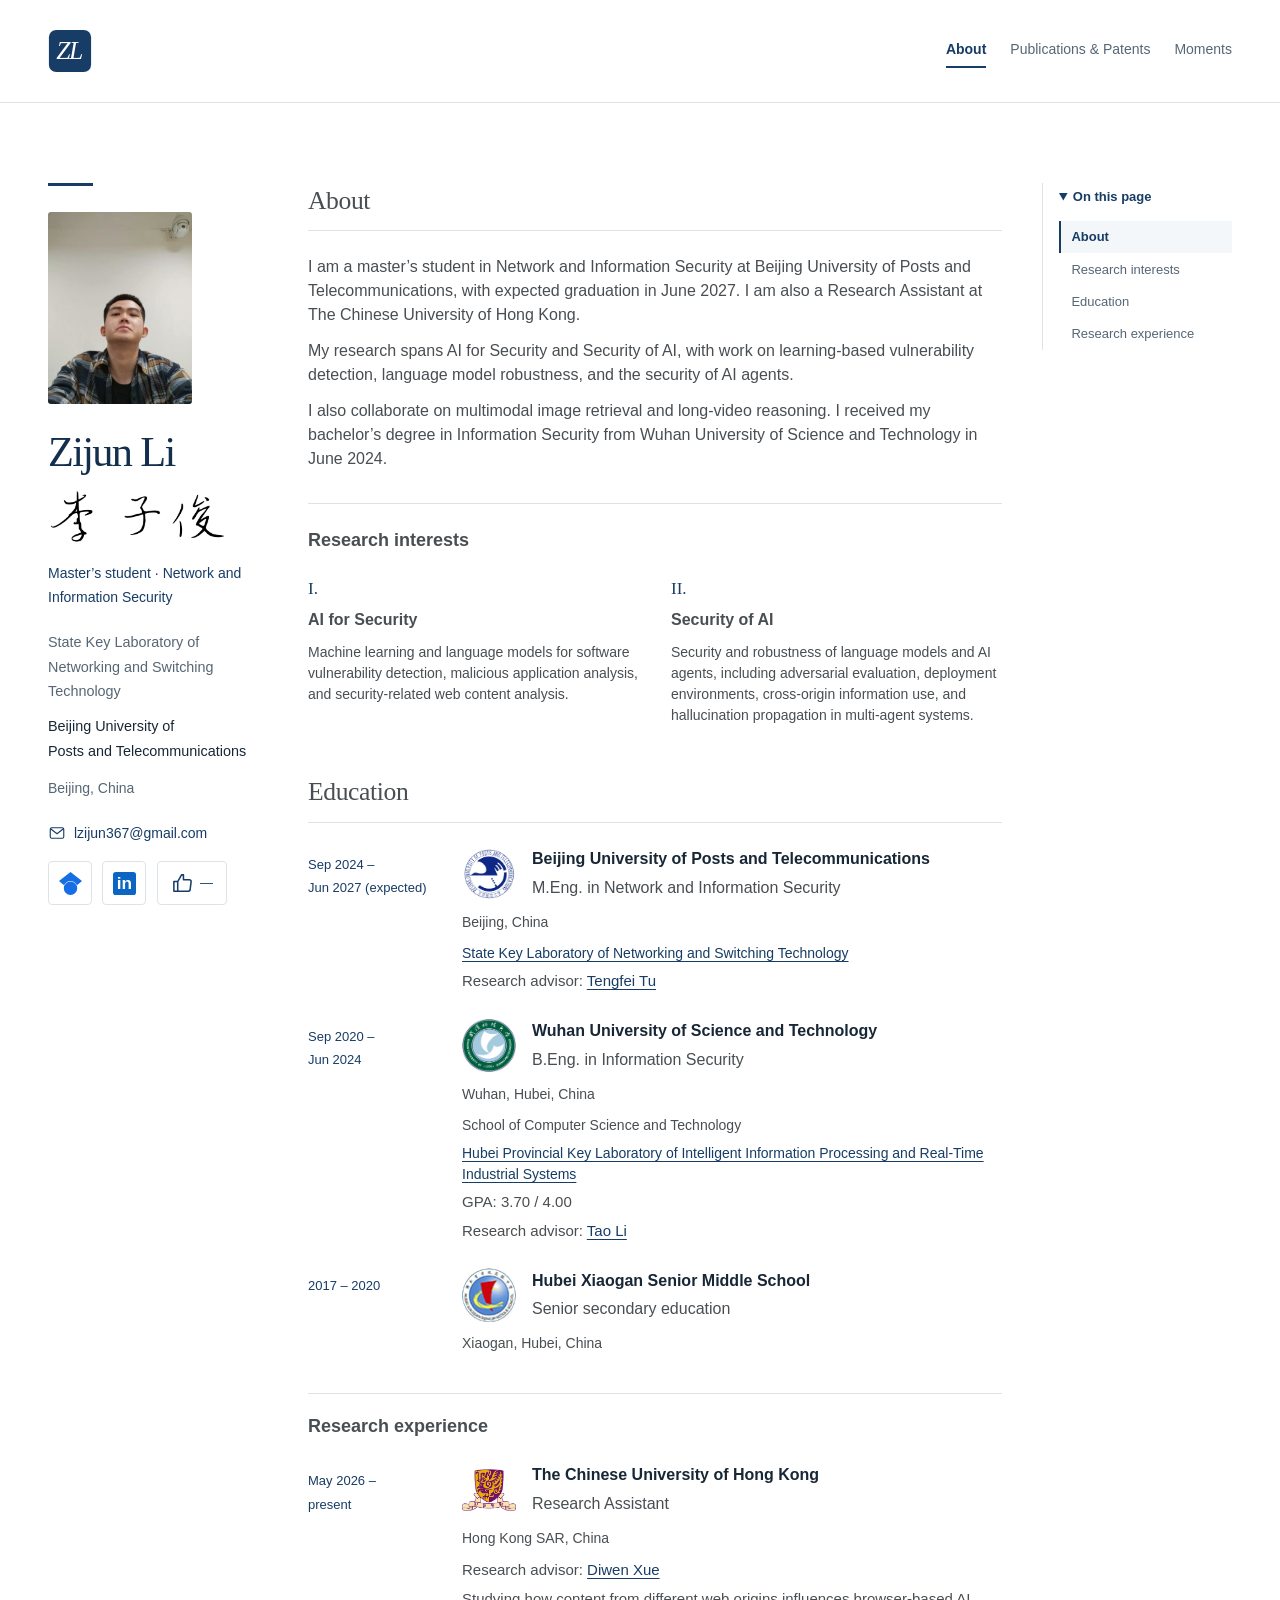
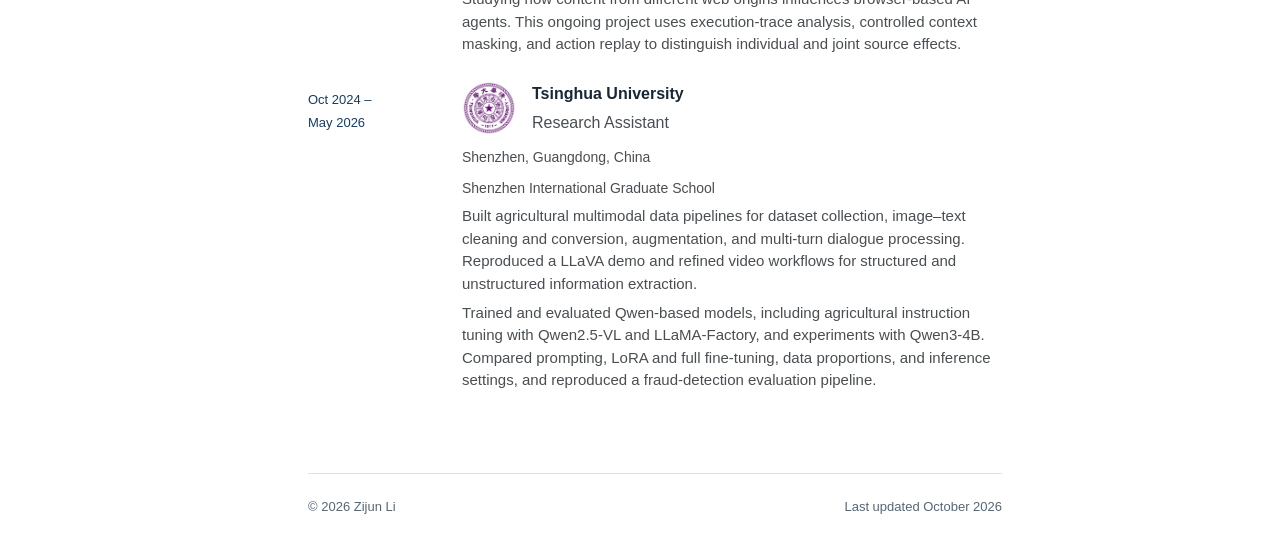
<file: index.html>
<!doctype html>
<html lang="en">
<head>
  <meta charset="utf-8">
  <meta name="viewport" content="width=device-width,initial-scale=1">
  <meta name="description" content="Zijun Li (李子俊; Li Zijun / lizijun), a master’s student in Network and Information Security at Beijing University of Posts and Telecommunications (BUPT, 北京邮电大学) and Research Assistant at The Chinese University of Hong Kong (CUHK).">
  <link rel="canonical" href="https://li-zijun.github.io/">
  <meta property="og:type" content="profile">
  <meta property="og:title" content="Zijun Li (李子俊) | BUPT &amp; CUHK">
  <meta property="og:description" content="Zijun Li (李子俊; Li Zijun / lizijun), a master’s student in Network and Information Security at Beijing University of Posts and Telecommunications (BUPT, 北京邮电大学) and Research Assistant at The Chinese University of Hong Kong (CUHK).">
  <meta property="og:url" content="https://li-zijun.github.io/">
  <meta property="og:image" content="https://li-zijun.github.io/assets/zijun-li.png">
  <meta property="og:image:alt" content="Zijun Li">
  <meta property="og:site_name" content="Zijun Li">
  <meta name="twitter:card" content="summary">
  <meta name="theme-color" content="#173c65">
  <title>Zijun Li (李子俊) | BUPT &amp; CUHK</title>
  <link rel="icon" href="favicon.ico?v=2" sizes="any">
  <link rel="icon" type="image/png" href="assets/favicon-32.png?v=2" sizes="32x32">
  <link rel="apple-touch-icon" href="assets/apple-touch-icon.png">
  <link rel="stylesheet" href="styles.css?v=7">
  <script type="application/ld+json">
{
  "@context": "https://schema.org",
  "@type": "ProfilePage",
  "@id": "https://li-zijun.github.io/#profile",
  "url": "https://li-zijun.github.io/",
  "name": "Zijun Li (李子俊) | BUPT & CUHK",
  "mainEntity": {
    "@type": "Person",
    "@id": "https://li-zijun.github.io/#zijun-li",
    "name": "Zijun Li",
    "alternateName": [
      "李子俊",
      "Li Zijun",
      "lizijun",
      "li-zijun"
    ],
    "url": "https://li-zijun.github.io/",
    "image": "https://li-zijun.github.io/assets/zijun-li.png",
    "description": "Master’s student in Network and Information Security at Beijing University of Posts and Telecommunications and Research Assistant at The Chinese University of Hong Kong.",
    "affiliation": [
      {
        "@type": "CollegeOrUniversity",
        "name": "Beijing University of Posts and Telecommunications",
        "alternateName": [
          "BUPT",
          "北京邮电大学"
        ],
        "url": "https://www.bupt.edu.cn/"
      },
      {
        "@type": "CollegeOrUniversity",
        "name": "The Chinese University of Hong Kong",
        "alternateName": "CUHK",
        "url": "https://www.cuhk.edu.hk/"
      }
    ],
    "sameAs": [
      "https://scholar.google.com/citations?user=STBmaekAAAAJ&hl=en",
      "https://www.linkedin.com/in/zijun-l-280993342/",
      "https://github.com/li-zijun"
    ]
  }
}
  </script>
</head>
<body class="site-page about-page has-page-toc" data-page="about">
  <a class="skip-link" href="#main">Skip to content</a>
  <header class="topbar">
    <a class="site-mark" href="/" aria-label="Go to About"><img src="assets/site-mark.svg" alt="" width="44" height="44"></a>
    <nav aria-label="Main navigation">
      <a href="/" aria-current="page">About</a>
      <a href="publications.html">Publications &amp; Patents</a>
      <a href="moments.html">Moments</a>
    </nav>
  </header>
  <div class="page">
    <aside class="profile" aria-label="Researcher profile">
      <div class="profile-rule"></div>
      <img class="profile-photo" src="assets/zijun-li.png" alt="Portrait of Zijun Li" width="192" height="256">
      <h1>Zijun Li <span class="chinese-signature" lang="zh-CN"><img src="assets/zijun-signature.png" alt="李子俊" width="420" height="230"></span></h1>
      <p class="profile-role">Master’s student · Network and Information Security</p>
      <p class="affiliation"><a href="https://sklnst.bupt.edu.cn/en/" target="_blank" rel="noopener noreferrer">State Key Laboratory of <br>Networking and Switching Technology</a></p>
      <p class="institution"><a href="https://www.bupt.edu.cn/" target="_blank" rel="noopener noreferrer">Beijing University of <br>Posts and Telecommunications</a></p>
      <p class="location">Beijing, China</p>
      <div class="profile-links">
        <a class="email-link" href="mailto:lzijun367@gmail.com"><svg aria-hidden="true" viewBox="0 0 24 24" fill="none" stroke="currentColor" stroke-width="1.5"><rect x="3" y="5" width="18" height="14" rx="2"></rect><path d="m3 6 9 7 9-7"></path></svg><span>lzijun367@gmail.com</span></a>
        <div class="profile-socials">
          <a class="social-link" href="https://scholar.google.com/citations?user=STBmaekAAAAJ&amp;hl=en" target="_blank" rel="noopener noreferrer" aria-label="Zijun Li on Google Scholar" title="Google Scholar"><img src="assets/google-scholar.svg" alt="" width="24" height="24"><span class="sr-only">Google Scholar</span></a>
          <a class="social-link linkedin" href="https://www.linkedin.com/in/zijun-l-280993342/" target="_blank" rel="noopener noreferrer" aria-label="Zijun Li on LinkedIn" title="LinkedIn"><svg aria-hidden="true" viewBox="0 0 24 24"><rect width="24" height="24" rx="3" fill="#0a66c2"></rect><text x="4" y="18" font-family="Arial,sans-serif" font-size="18" font-weight="700" fill="white">in</text></svg><span class="sr-only">LinkedIn</span></a>
          <button class="social-link like-button" type="button" data-site-like aria-label="Like this website" aria-pressed="false" title="Like this website" disabled><svg aria-hidden="true" viewBox="0 0 24 24" fill="none" stroke="currentColor" stroke-width="1.6" stroke-linecap="round" stroke-linejoin="round"><path d="M7 10v10H3V10h4Zm0 0 4-7h2v5h6a2 2 0 0 1 2 2l-1 8a2 2 0 0 1-2 2H7"></path></svg><span class="like-count" aria-hidden="true">—</span></button>
          <span class="sr-only" data-like-status role="status" aria-live="polite"></span>
        </div>
      </div>
    </aside>
    <aside class="page-toc" aria-label="Page contents">
      <details class="toc-disclosure" open>
        <summary>On this page</summary>
        <nav aria-label="On this page">
          <ul class="toc-list">
            <li><a href="#about" data-toc-link>About</a></li>
            <li><a href="#research" data-toc-link>Research interests</a></li>
            <li><a href="#education" data-toc-link>Education</a></li>
            <li><a href="#experience" data-toc-link>Research experience</a></li>
          </ul>
        </nav>
      </details>
    </aside>
    <main id="main">
      <section id="about" class="about" aria-labelledby="about-heading" data-toc-target>
        <div class="section-heading"><h2 id="about-heading">About</h2></div>
        <p class="intro">I am a master’s student in Network and Information Security at Beijing University of Posts and Telecommunications, with expected graduation in June 2027. I am also a Research Assistant at The Chinese University of Hong Kong.</p>
        <p>My research spans AI for Security and Security of AI, with work on learning-based vulnerability detection, language model robustness, and the security of AI agents.</p>
        <p>I also collaborate on multimodal image retrieval and long-video reasoning. I received my bachelor’s degree in Information Security from Wuhan University of Science and Technology in June 2024.</p>
        <div id="research" class="about-research" aria-labelledby="research-heading" data-toc-target>
          <h3 id="research-heading" class="subsection-title">Research interests</h3>
        <div class="research-grid">
          <article><span class="research-index" aria-hidden="true">I.</span><h4>AI for Security</h4><p>Machine learning and language models for software vulnerability detection, malicious application analysis, and security-related web content analysis.</p></article>
          <article><span class="research-index" aria-hidden="true">II.</span><h4>Security of AI</h4><p>Security and robustness of language models and AI agents, including adversarial evaluation, deployment environments, cross-origin information use, and hallucination propagation in multi-agent systems.</p></article>
        </div>
        </div>
      <div id="education" class="about-education" aria-labelledby="education-heading" data-toc-target>
        <div class="section-heading"><h3 id="education-heading">Education</h3></div>
        <div class="background-item"><span class="background-year">Sep 2024 –<br>Jun 2027 (expected)</span><div><div class="school-heading"><a class="school-logo" href="https://www.bupt.edu.cn/" target="_blank" rel="noopener noreferrer" aria-label="Beijing University of Posts and Telecommunications website" title="BUPT website"><img src="assets/bupt-emblem.png" alt="" width="54" height="54" loading="lazy"></a><div><h4><a href="https://www.bupt.edu.cn/" target="_blank" rel="noopener noreferrer">Beijing University of Posts and Telecommunications</a></h4><p class="degree">M.Eng. in Network and Information Security</p></div></div><p class="background-location">Beijing, China</p><p class="background-unit"><a href="https://sklnst.bupt.edu.cn/en/" target="_blank" rel="noopener noreferrer">State Key Laboratory of Networking and Switching Technology</a></p><p class="advisor">Research advisor: <a href="https://tengfei1010.github.io/" target="_blank" rel="noopener noreferrer">Tengfei Tu</a></p></div></div>
        <div class="background-item"><span class="background-year">Sep 2020 –<br>Jun 2024</span><div><div class="school-heading"><a class="school-logo" href="https://en.wust.edu.cn/index.htm" target="_blank" rel="noopener noreferrer" aria-label="Wuhan University of Science and Technology website" title="WUST website"><img src="assets/wust-emblem.png" alt="" width="54" height="54" loading="lazy"></a><div><h4><a href="https://en.wust.edu.cn/index.htm" target="_blank" rel="noopener noreferrer">Wuhan University of Science and Technology</a></h4><p class="degree">B.Eng. in Information Security</p></div></div><p class="background-location">Wuhan, Hubei, China</p><p class="background-unit">School of Computer Science and Technology</p><p class="background-unit"><a href="https://znxxcl.wust.edu.cn/" target="_blank" rel="noopener noreferrer">Hubei Provincial Key Laboratory of Intelligent Information Processing and Real-Time Industrial Systems</a></p><p>GPA: 3.70 / 4.00</p><p class="advisor">Research advisor: <a href="https://jsjkx.wust.edu.cn/info/1021/34102.htm" target="_blank" rel="noopener noreferrer">Tao Li</a></p></div></div>
        <div class="background-item"><span class="background-year">2017 – 2020</span><div><div class="school-heading"><a class="school-logo" href="https://www.hbxggz.cn/" target="_blank" rel="noopener noreferrer" aria-label="Hubei Xiaogan Senior Middle School website" title="Hubei Xiaogan Senior Middle School website"><img src="assets/xiaogan-emblem.jpg" alt="" width="54" height="54" loading="lazy"></a><div><h4><a href="https://www.hbxggz.cn/" target="_blank" rel="noopener noreferrer">Hubei Xiaogan Senior Middle School</a></h4><p class="degree">Senior secondary education</p></div></div><p class="background-location">Xiaogan, Hubei, China</p></div></div>
        <div id="experience" class="experience-group" aria-labelledby="experience-heading" data-toc-target>
          <h3 id="experience-heading" class="experience-title">Research experience</h3>
          <div class="background-item"><span class="background-year">May 2026 –<br>present</span><div><div class="school-heading"><a class="school-logo" href="https://www.cuhk.edu.hk/" target="_blank" rel="noopener noreferrer" aria-label="The Chinese University of Hong Kong website" title="CUHK website"><img src="assets/cuhk-emblem.jpg" alt="" width="54" height="54" loading="lazy"></a><div><h4><a href="https://www.cuhk.edu.hk/" target="_blank" rel="noopener noreferrer">The Chinese University of Hong Kong</a></h4><p class="degree">Research Assistant</p></div></div><p class="background-location">Hong Kong SAR, China</p><p class="advisor">Research advisor: <a href="https://diwenx.com/" target="_blank" rel="noopener noreferrer">Diwen Xue</a></p><p class="experience-description">Studying how content from different web origins influences browser-based AI agents. This ongoing project uses execution-trace analysis, controlled context masking, and action replay to distinguish individual and joint source effects.</p></div></div>
          <div class="background-item"><span class="background-year">Oct 2024 –<br>May 2026</span><div><div class="school-heading"><a class="school-logo" href="https://www.tsinghua.edu.cn/en/index.htm" target="_blank" rel="noopener noreferrer" aria-label="Tsinghua University website" title="Tsinghua University website"><img src="assets/tsinghua-emblem.png" alt="" width="54" height="54" loading="lazy"></a><div><h4><a href="https://www.tsinghua.edu.cn/en/index.htm" target="_blank" rel="noopener noreferrer">Tsinghua University</a></h4><p class="degree">Research Assistant</p></div></div><p class="background-location">Shenzhen, Guangdong, China</p><p class="background-unit">Shenzhen International Graduate School</p><p class="experience-description">Built agricultural multimodal data pipelines for dataset collection, image–text cleaning and conversion, augmentation, and multi-turn dialogue processing. Reproduced a LLaVA demo and refined video workflows for structured and unstructured information extraction.</p><p class="experience-description">Trained and evaluated Qwen-based models, including agricultural instruction tuning with Qwen2.5-VL and LLaMA-Factory, and experiments with Qwen3-4B. Compared prompting, LoRA and full fine-tuning, data proportions, and inference settings, and reproduced a fraud-detection evaluation pipeline.</p></div></div>
        </div>
      </div>
      </section>

      <footer><span>© 2026 Zijun Li</span><span>Last updated October 2026</span></footer>
    </main>
  </div>
  <p id="copy-status" class="sr-only" role="status" aria-live="polite"></p>
  <script src="script.js?v=5"></script>
</body>
</html>
</file>
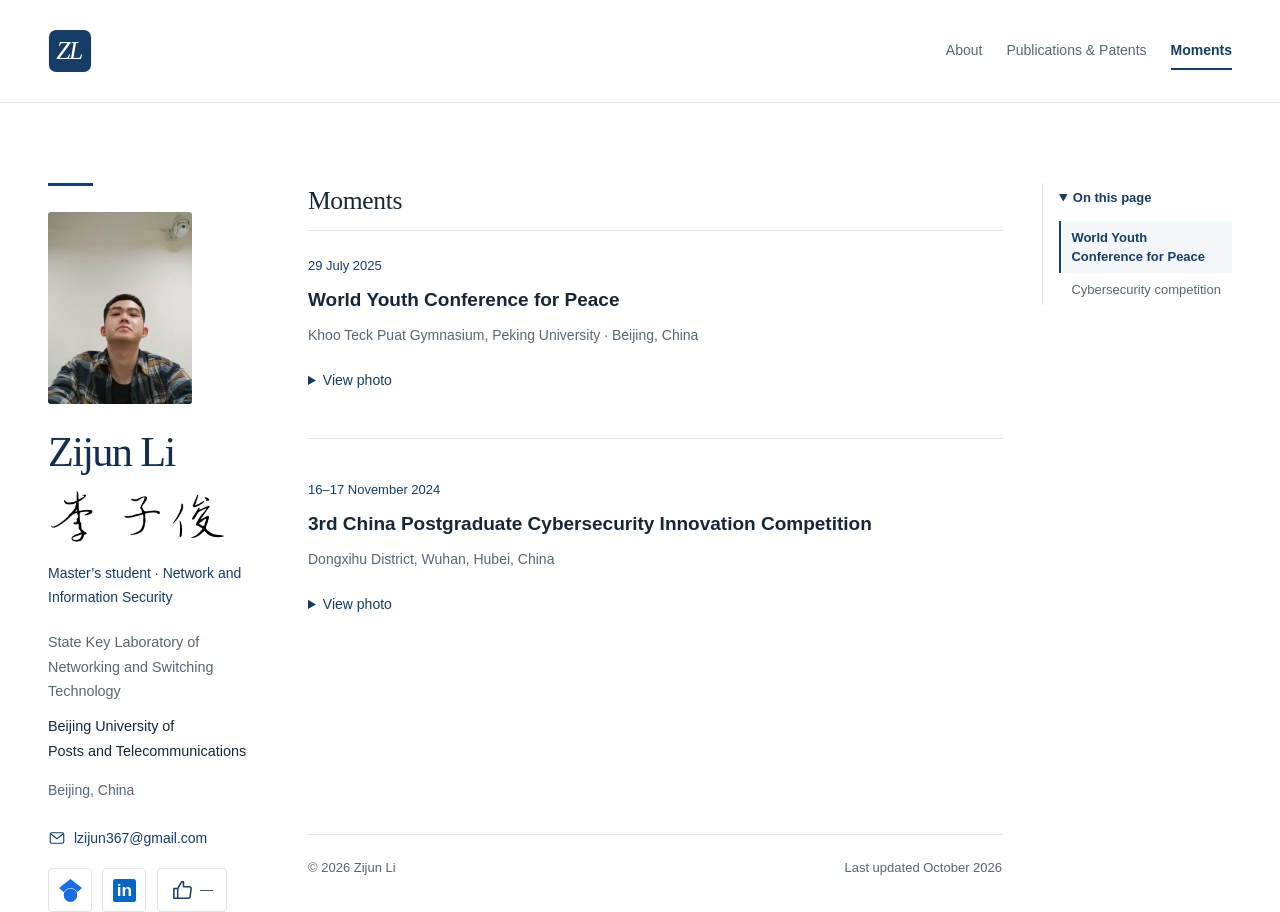
<file: moments.html>
<!doctype html>
<html lang="en">
<head>
  <meta charset="utf-8">
  <meta name="viewport" content="width=device-width,initial-scale=1">
  <meta name="description" content="Academic events and milestones of Zijun Li (李子俊), with personal photographs from the World Youth Conference for Peace and the China Postgraduate Cybersecurity Innovation Competition.">
  <link rel="canonical" href="https://li-zijun.github.io/moments.html">
  <meta property="og:type" content="website">
  <meta property="og:title" content="Moments | Zijun Li (李子俊)">
  <meta property="og:description" content="Academic events and milestones of Zijun Li (李子俊), with personal photographs from the World Youth Conference for Peace and the China Postgraduate Cybersecurity Innovation Competition.">
  <meta property="og:url" content="https://li-zijun.github.io/moments.html">
  <meta property="og:image" content="https://li-zijun.github.io/assets/zijun-li.png">
  <meta property="og:image:alt" content="Zijun Li">
  <meta property="og:site_name" content="Zijun Li">
  <meta name="twitter:card" content="summary">
  <meta name="theme-color" content="#173c65">
  <title>Moments | Zijun Li (李子俊)</title>
  <link rel="icon" href="favicon.ico?v=2" sizes="any">
  <link rel="icon" type="image/png" href="assets/favicon-32.png?v=2" sizes="32x32">
  <link rel="apple-touch-icon" href="assets/apple-touch-icon.png">
  <link rel="stylesheet" href="styles.css?v=6">
</head>
<body class="site-page moments-page has-page-toc" data-page="moments">
  <a class="skip-link" href="#main">Skip to content</a>
  <header class="topbar">
    <a class="site-mark" href="/" aria-label="Go to About"><img src="assets/site-mark.svg" alt="" width="44" height="44"></a>
    <nav aria-label="Main navigation">
      <a href="/">About</a>
      <a href="publications.html">Publications &amp; Patents</a>
      <a href="moments.html" aria-current="page">Moments</a>
    </nav>
  </header>
  <div class="page">
    <aside class="profile" aria-label="Researcher profile">
      <div class="profile-rule"></div>
      <img class="profile-photo" src="assets/zijun-li.png" alt="Portrait of Zijun Li" width="192" height="256">
      <h1>Zijun Li <span class="chinese-signature" lang="zh-CN"><img src="assets/zijun-signature.png" alt="李子俊" width="420" height="230"></span></h1>
      <p class="profile-role">Master’s student · Network and Information Security</p>
      <p class="affiliation"><a href="https://sklnst.bupt.edu.cn/en/" target="_blank" rel="noopener noreferrer">State Key Laboratory of <br>Networking and Switching Technology</a></p>
      <p class="institution"><a href="https://www.bupt.edu.cn/" target="_blank" rel="noopener noreferrer">Beijing University of <br>Posts and Telecommunications</a></p>
      <p class="location">Beijing, China</p>
      <div class="profile-links">
        <a class="email-link" href="mailto:lzijun367@gmail.com"><svg aria-hidden="true" viewBox="0 0 24 24" fill="none" stroke="currentColor" stroke-width="1.5"><rect x="3" y="5" width="18" height="14" rx="2"></rect><path d="m3 6 9 7 9-7"></path></svg><span>lzijun367@gmail.com</span></a>
        <div class="profile-socials">
          <a class="social-link" href="https://scholar.google.com/citations?user=STBmaekAAAAJ&amp;hl=en" target="_blank" rel="noopener noreferrer" aria-label="Zijun Li on Google Scholar" title="Google Scholar"><img src="assets/google-scholar.svg" alt="" width="24" height="24"><span class="sr-only">Google Scholar</span></a>
          <a class="social-link linkedin" href="https://www.linkedin.com/in/zijun-l-280993342/" target="_blank" rel="noopener noreferrer" aria-label="Zijun Li on LinkedIn" title="LinkedIn"><svg aria-hidden="true" viewBox="0 0 24 24"><rect width="24" height="24" rx="3" fill="#0a66c2"></rect><text x="4" y="18" font-family="Arial,sans-serif" font-size="18" font-weight="700" fill="white">in</text></svg><span class="sr-only">LinkedIn</span></a>
          <button class="social-link like-button" type="button" data-site-like aria-label="Like this website" aria-pressed="false" title="Like this website" disabled><svg aria-hidden="true" viewBox="0 0 24 24" fill="none" stroke="currentColor" stroke-width="1.6" stroke-linecap="round" stroke-linejoin="round"><path d="M7 10v10H3V10h4Zm0 0 4-7h2v5h6a2 2 0 0 1 2 2l-1 8a2 2 0 0 1-2 2H7"></path></svg><span class="like-count" aria-hidden="true">—</span></button>
          <span class="sr-only" data-like-status role="status" aria-live="polite"></span>
        </div>
      </div>
    </aside>
    <aside class="page-toc" aria-label="Page contents">
      <details class="toc-disclosure" open>
        <summary>On this page</summary>
        <nav aria-label="On this page">
          <ul class="toc-list">
            <li><a href="#peace-conference-2025" data-toc-link>World Youth Conference for Peace</a></li>
            <li><a href="#cybersecurity-competition-2024" data-toc-link>Cybersecurity competition</a></li>
          </ul>
        </nav>
      </details>
    </aside>
    <main id="main">
      <section id="moments" aria-labelledby="moments-heading">
        <div class="section-heading"><h2 id="moments-heading">Moments</h2></div>
        <article id="peace-conference-2025" class="moment" data-toc-target>
          <p class="moment-meta"><time datetime="2025-07-29">29 July 2025</time></p>
          <h3>World Youth Conference for Peace</h3>
          <p class="moment-location">Khoo Teck Puat Gymnasium, Peking University · Beijing, China</p>
          <details class="paper-detail figure-toggle moment-photo-toggle">
            <summary><span class="show-figure">View photo</span><span class="hide-figure">Hide photo</span></summary>
          <figure class="moment-photo">
            <a href="assets/world-youth-peace-2025.jpg" target="_blank" rel="noopener" aria-label="View the World Youth Conference for Peace photograph at full size"><img src="assets/world-youth-peace-2025.jpg" alt="Photograph at the World Youth Conference for Peace venue." width="1707" height="1280" loading="lazy"></a>
            <figcaption class="moment-note">A conference session at Peking University. <a href="https://newsen.pku.edu.cn/news_events/news/focus/15045.html" target="_blank" rel="noopener noreferrer">Event report</a></figcaption>
          </figure>
          </details>
        </article>
        <article id="cybersecurity-competition-2024" class="moment" data-toc-target>
          <p class="moment-meta"><time datetime="2024-11-16">16</time>–<time datetime="2024-11-17">17 November 2024</time></p>
          <h3>3rd China Postgraduate Cybersecurity Innovation Competition</h3>
          <p class="moment-location">Dongxihu District, Wuhan, Hubei, China</p>
          <details class="paper-detail figure-toggle moment-photo-toggle">
            <summary><span class="show-figure">View photo</span><span class="hide-figure">Hide photo</span></summary>
          <figure class="moment-photo portrait">
            <a href="assets/postgraduate-cybersecurity-2024.jpg" target="_blank" rel="noopener" aria-label="View the cybersecurity competition photograph at full size"><img src="assets/postgraduate-cybersecurity-2024.jpg" alt="Award photograph at the China Postgraduate Cybersecurity Innovation Competition." width="1280" height="1707" loading="lazy"></a>
            <figcaption class="moment-note">An award from the competition. <a href="https://news.whu.edu.cn/info/1007/470717.htm" target="_blank" rel="noopener noreferrer">Event report</a></figcaption>
          </figure>
          </details>
        </article>
      </section>

      <footer><span>© 2026 Zijun Li</span><span>Last updated October 2026</span></footer>
    </main>
  </div>
  <p id="copy-status" class="sr-only" role="status" aria-live="polite"></p>
  <script src="script.js?v=5"></script>
</body>
</html>
</file>
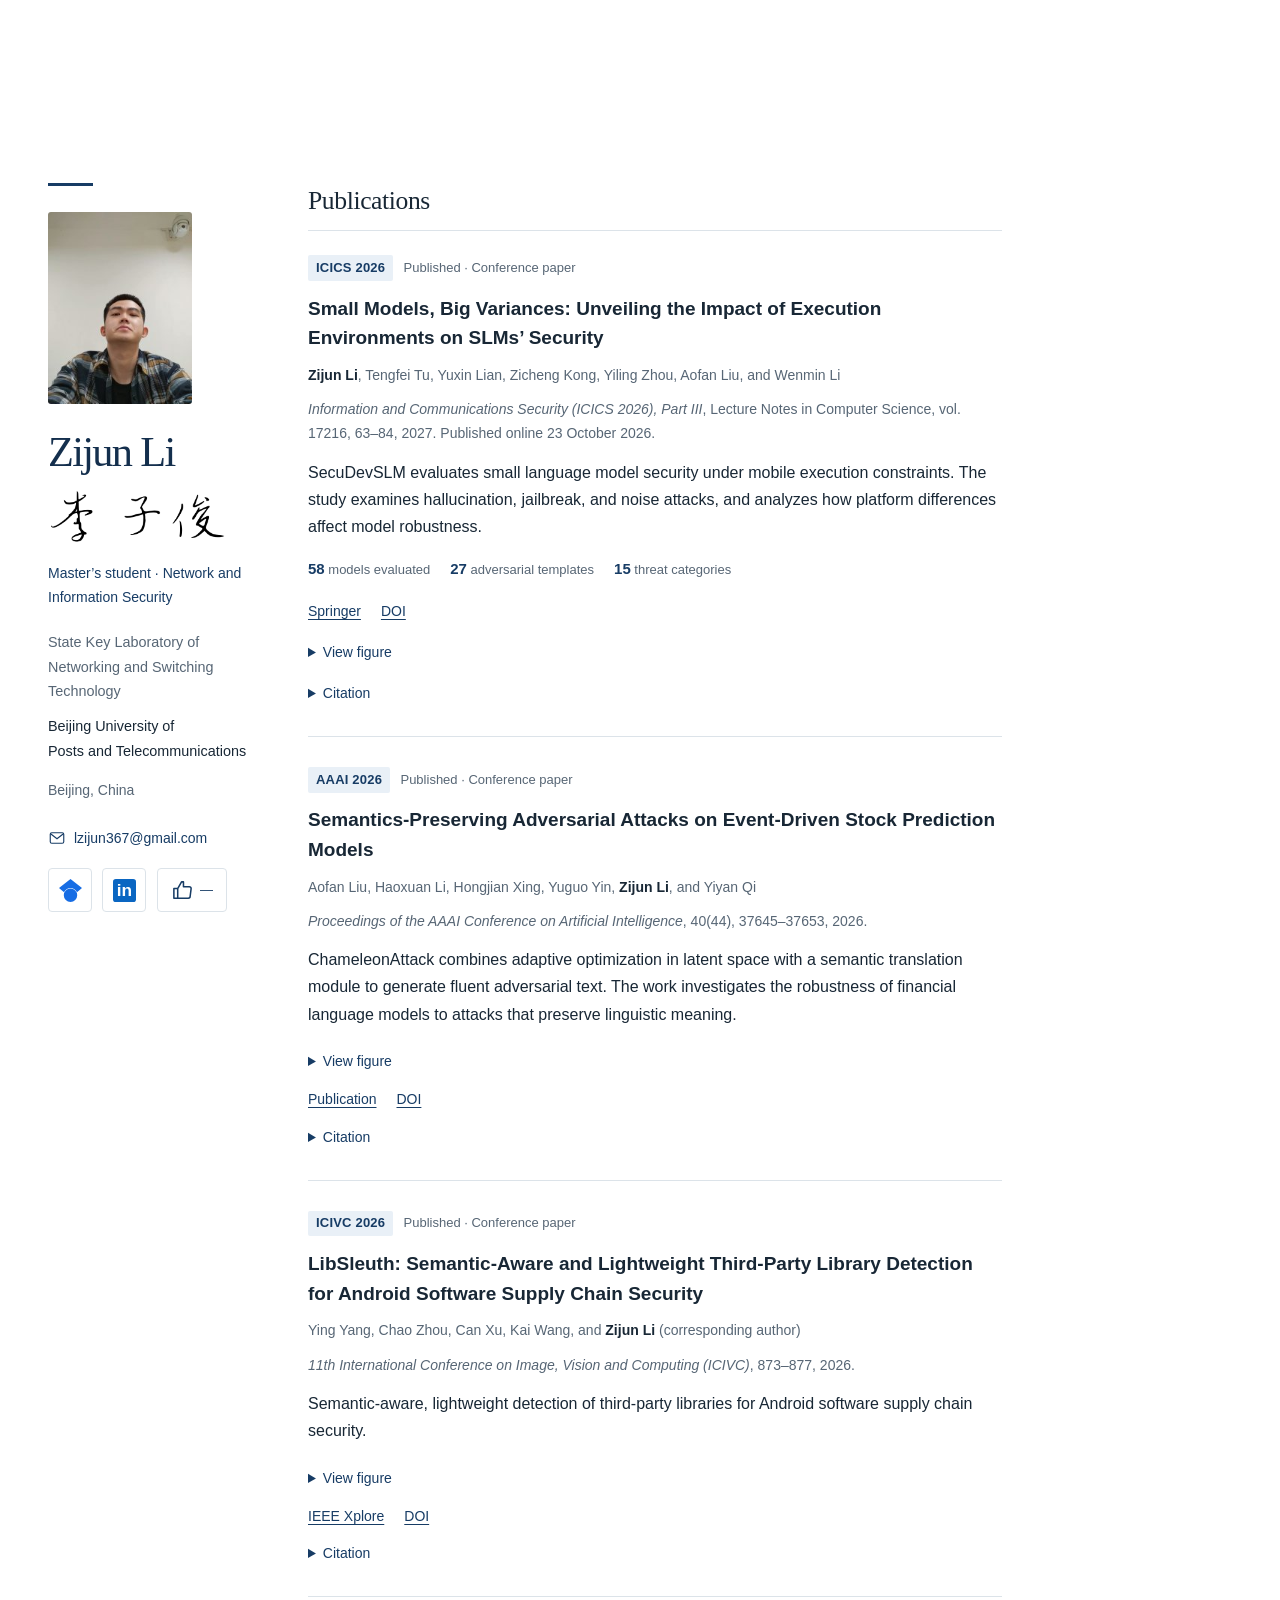
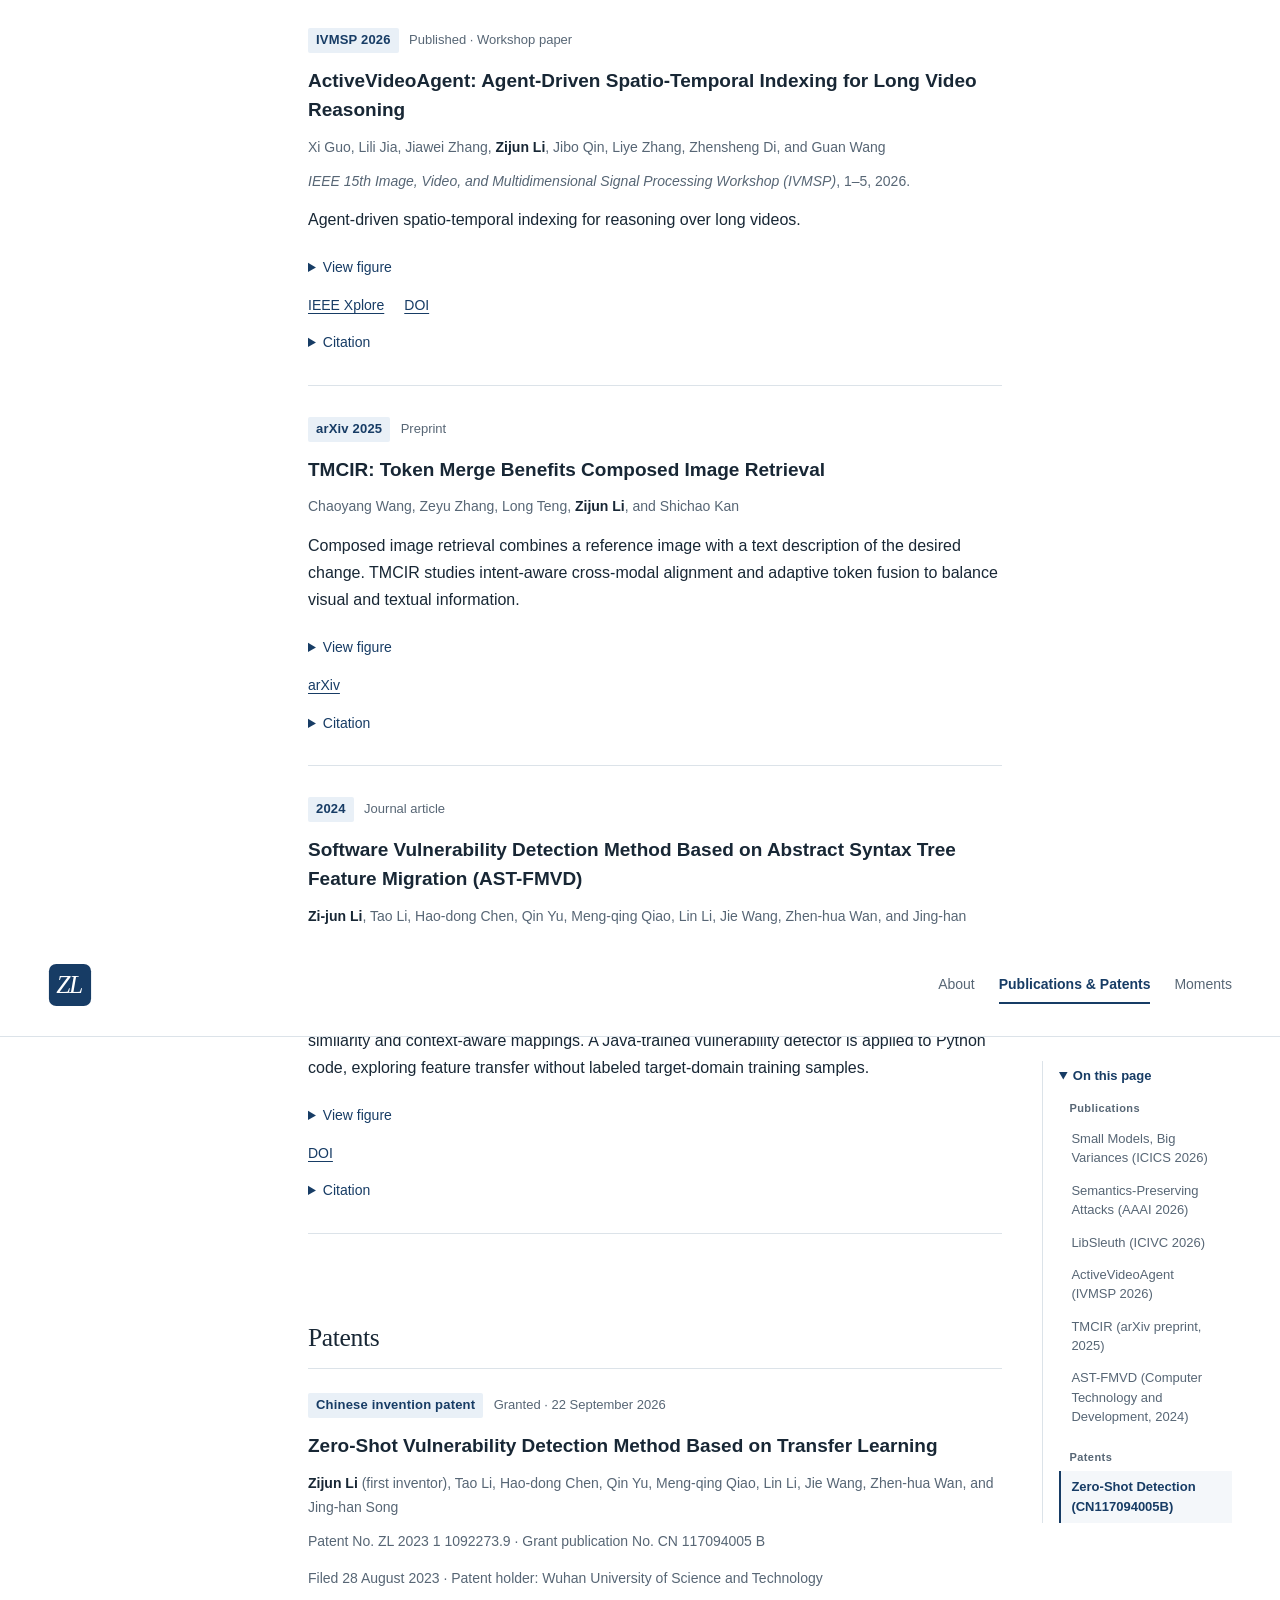
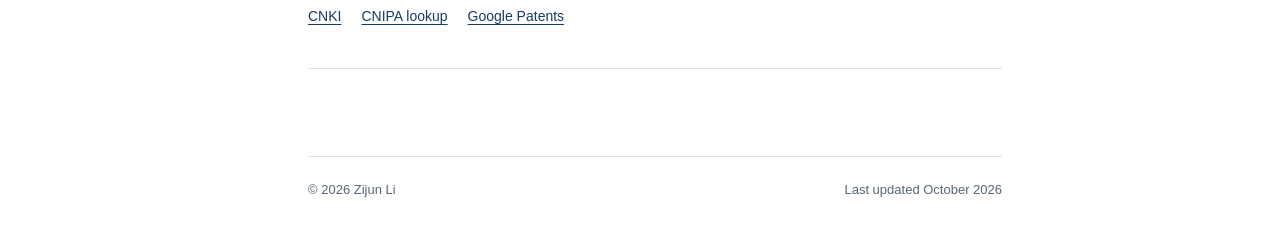
<file: patents.html>
<!doctype html>
<html lang="en">
<head>
  <meta charset="utf-8">
  <meta name="viewport" content="width=device-width,initial-scale=1">
  <meta http-equiv="refresh" content="0;url=publications.html#patents">
  <link rel="canonical" href="https://li-zijun.github.io/publications.html">
  <title>Publications &amp; Patents | Zijun Li</title>
  <link rel="icon" href="favicon.ico?v=2" sizes="any">
  <link rel="icon" type="image/png" href="assets/favicon-32.png?v=2" sizes="32x32">
  <link rel="apple-touch-icon" href="assets/apple-touch-icon.png">
</head>
<body>
  <p><a href="publications.html#patents">Publications &amp; Patents</a></p>
</body>
</html>
</file>
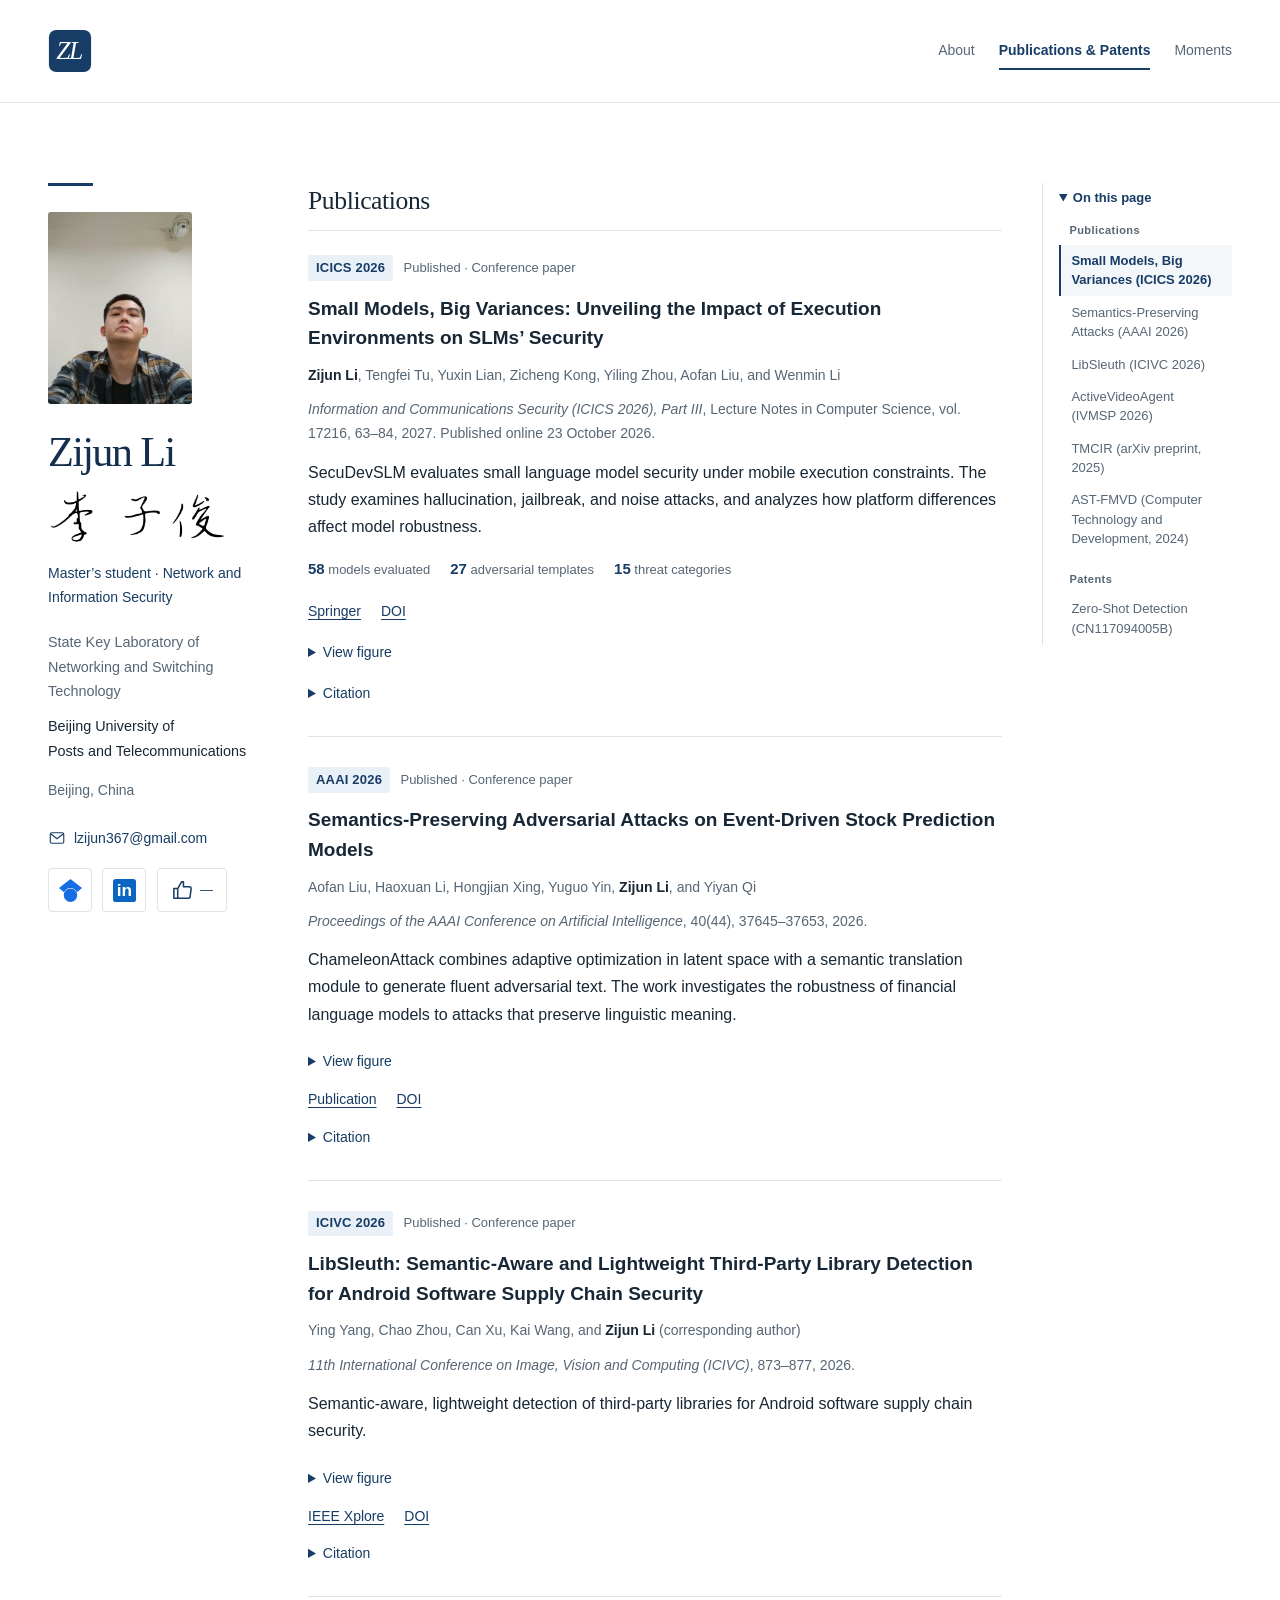
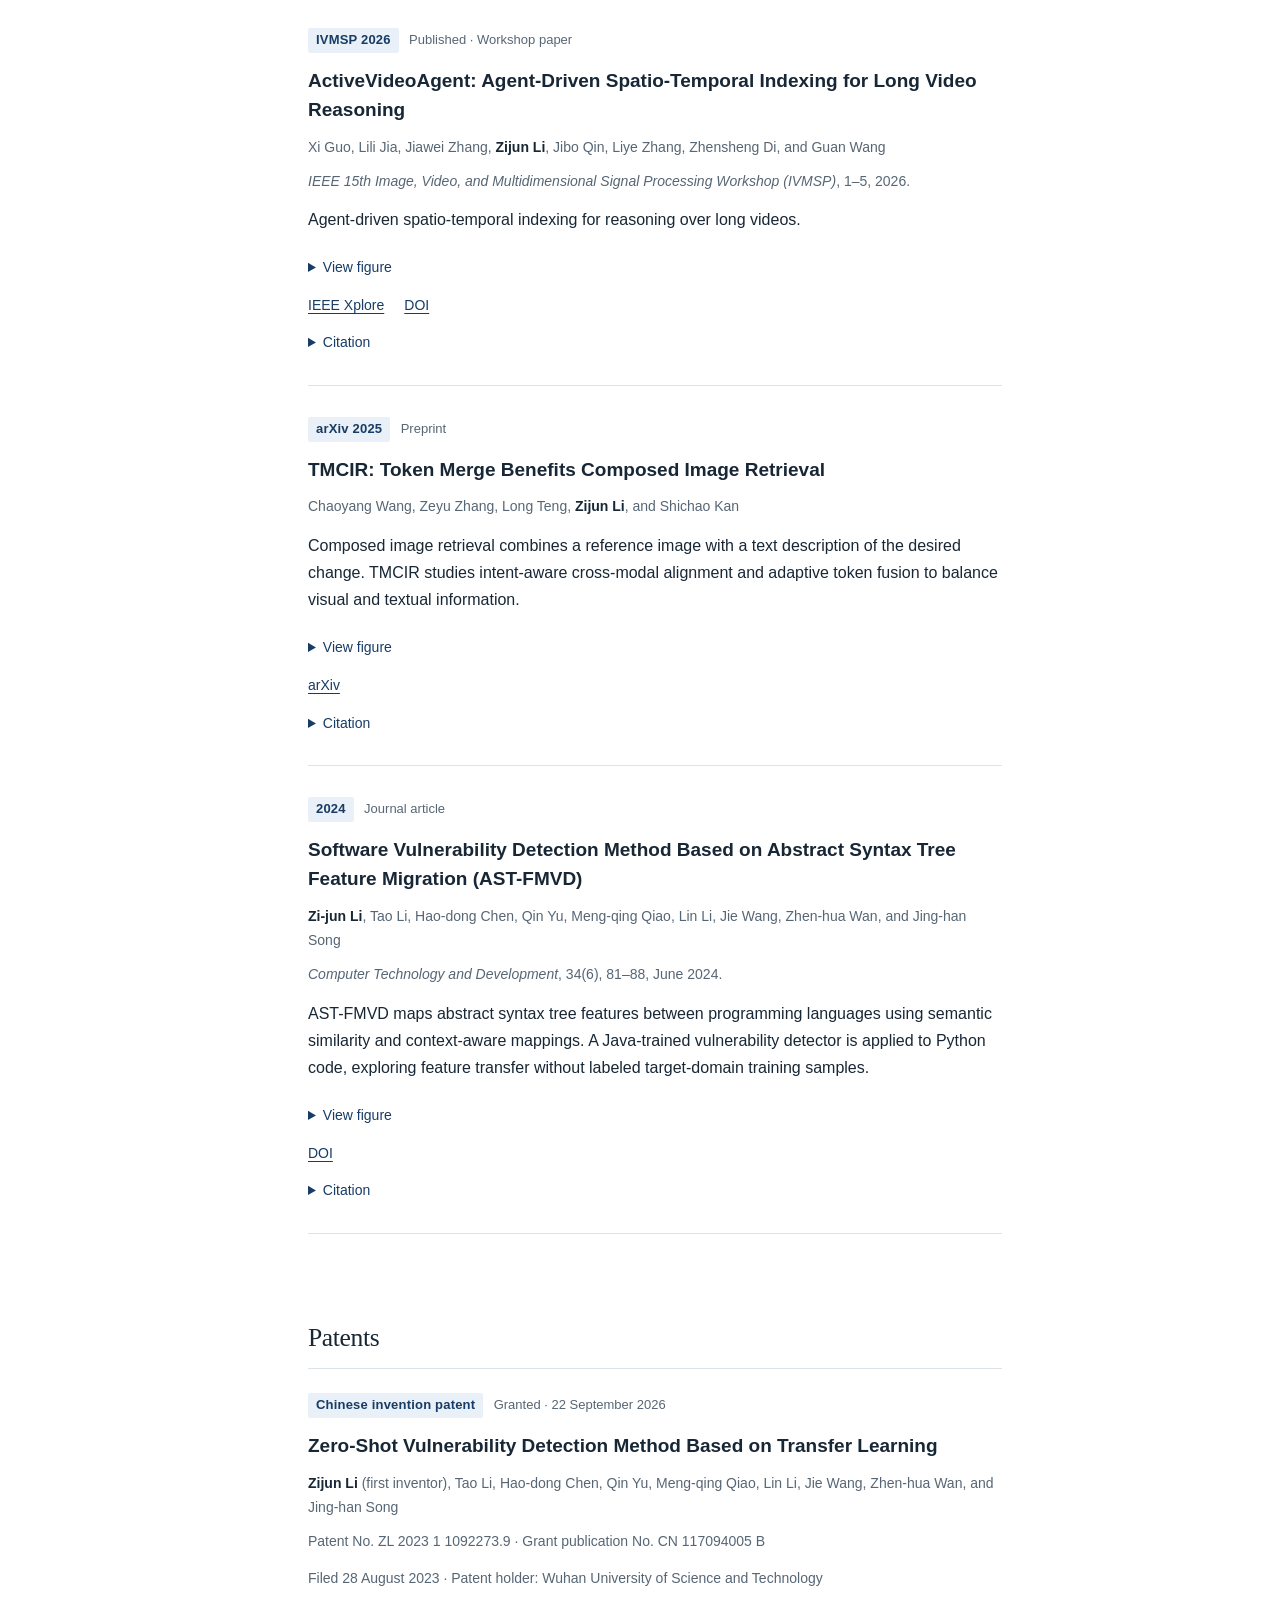
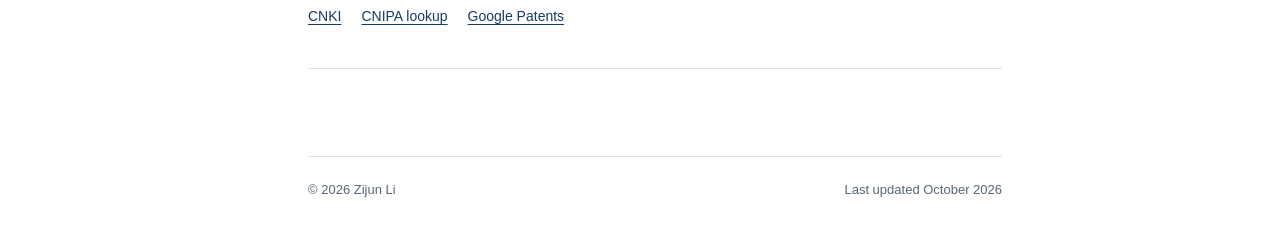
<file: publications.html>
<!doctype html>
<html lang="en">
<head>
  <meta charset="utf-8">
  <meta name="viewport" content="width=device-width,initial-scale=1">
  <meta name="description" content="Research publications and a granted invention patent by Zijun Li (李子俊; Li Zijun / lizijun), covering software vulnerability detection, AI security, multimodal retrieval and reasoning.">
  <link rel="canonical" href="https://li-zijun.github.io/publications.html">
  <meta property="og:type" content="website">
  <meta property="og:title" content="Publications &amp; Patents | Zijun Li (李子俊)">
  <meta property="og:description" content="Research publications and a granted invention patent by Zijun Li (李子俊; Li Zijun / lizijun), covering software vulnerability detection, AI security, multimodal retrieval and reasoning.">
  <meta property="og:url" content="https://li-zijun.github.io/publications.html">
  <meta property="og:image" content="https://li-zijun.github.io/assets/zijun-li.png">
  <meta property="og:image:alt" content="Zijun Li">
  <meta property="og:site_name" content="Zijun Li">
  <meta name="twitter:card" content="summary">
  <meta name="theme-color" content="#173c65">
  <title>Publications &amp; Patents | Zijun Li (李子俊)</title>
  <link rel="icon" href="favicon.ico?v=2" sizes="any">
  <link rel="icon" type="image/png" href="assets/favicon-32.png?v=2" sizes="32x32">
  <link rel="apple-touch-icon" href="assets/apple-touch-icon.png">
  <link rel="stylesheet" href="styles.css?v=6">
</head>
<body class="site-page publications-page has-page-toc" data-page="publications">
  <a class="skip-link" href="#main">Skip to content</a>
  <header class="topbar">
    <a class="site-mark" href="/" aria-label="Go to About"><img src="assets/site-mark.svg" alt="" width="44" height="44"></a>
    <nav aria-label="Main navigation">
      <a href="/">About</a>
      <a href="publications.html" aria-current="page">Publications &amp; Patents</a>
      <a href="moments.html">Moments</a>
    </nav>
  </header>
  <div class="page">
    <aside class="profile" aria-label="Researcher profile">
      <div class="profile-rule"></div>
      <img class="profile-photo" src="assets/zijun-li.png" alt="Portrait of Zijun Li" width="192" height="256">
      <h1>Zijun Li <span class="chinese-signature" lang="zh-CN"><img src="assets/zijun-signature.png" alt="李子俊" width="420" height="230"></span></h1>
      <p class="profile-role">Master’s student · Network and Information Security</p>
      <p class="affiliation"><a href="https://sklnst.bupt.edu.cn/en/" target="_blank" rel="noopener noreferrer">State Key Laboratory of <br>Networking and Switching Technology</a></p>
      <p class="institution"><a href="https://www.bupt.edu.cn/" target="_blank" rel="noopener noreferrer">Beijing University of <br>Posts and Telecommunications</a></p>
      <p class="location">Beijing, China</p>
      <div class="profile-links">
        <a class="email-link" href="mailto:lzijun367@gmail.com"><svg aria-hidden="true" viewBox="0 0 24 24" fill="none" stroke="currentColor" stroke-width="1.5"><rect x="3" y="5" width="18" height="14" rx="2"></rect><path d="m3 6 9 7 9-7"></path></svg><span>lzijun367@gmail.com</span></a>
        <div class="profile-socials">
          <a class="social-link" href="https://scholar.google.com/citations?user=STBmaekAAAAJ&amp;hl=en" target="_blank" rel="noopener noreferrer" aria-label="Zijun Li on Google Scholar" title="Google Scholar"><img src="assets/google-scholar.svg" alt="" width="24" height="24"><span class="sr-only">Google Scholar</span></a>
          <a class="social-link linkedin" href="https://www.linkedin.com/in/zijun-l-280993342/" target="_blank" rel="noopener noreferrer" aria-label="Zijun Li on LinkedIn" title="LinkedIn"><svg aria-hidden="true" viewBox="0 0 24 24"><rect width="24" height="24" rx="3" fill="#0a66c2"></rect><text x="4" y="18" font-family="Arial,sans-serif" font-size="18" font-weight="700" fill="white">in</text></svg><span class="sr-only">LinkedIn</span></a>
          <button class="social-link like-button" type="button" data-site-like aria-label="Like this website" aria-pressed="false" title="Like this website" disabled><svg aria-hidden="true" viewBox="0 0 24 24" fill="none" stroke="currentColor" stroke-width="1.6" stroke-linecap="round" stroke-linejoin="round"><path d="M7 10v10H3V10h4Zm0 0 4-7h2v5h6a2 2 0 0 1 2 2l-1 8a2 2 0 0 1-2 2H7"></path></svg><span class="like-count" aria-hidden="true">—</span></button>
          <span class="sr-only" data-like-status role="status" aria-live="polite"></span>
        </div>
      </div>
    </aside>
    <aside class="page-toc" aria-label="Page contents">
      <details class="toc-disclosure" open>
        <summary>On this page</summary>
        <nav aria-label="On this page">
          <ul class="toc-list">
            <li class="toc-group">Publications</li>
            <li><a href="#slm-security" title="Small Models, Big Variances: Unveiling the Impact of Execution Environments on SLMs’ Security" data-toc-link>Small Models, Big Variances (ICICS 2026)</a></li>
            <li><a href="#chameleon-attack" title="Semantics-Preserving Adversarial Attacks on Event-Driven Stock Prediction Models" data-toc-link>Semantics-Preserving Attacks (AAAI 2026)</a></li>
            <li><a href="#libsleuth" title="LibSleuth: Semantic-Aware and Lightweight Third-Party Library Detection for Android Software Supply Chain Security" data-toc-link>LibSleuth (ICIVC 2026)</a></li>
            <li><a href="#activevideoagent" title="ActiveVideoAgent: Agent-Driven Spatio-Temporal Indexing for Long Video Reasoning" data-toc-link>ActiveVideoAgent (IVMSP 2026)</a></li>
            <li><a href="#tmcir" title="TMCIR: Token Merge Benefits Composed Image Retrieval" data-toc-link>TMCIR (arXiv preprint, 2025)</a></li>
            <li><a href="#ast-fmvd" title="Software Vulnerability Detection Method Based on Abstract Syntax Tree Feature Migration (AST-FMVD)" data-toc-link>AST-FMVD (Computer Technology and Development, 2024)</a></li>
            <li class="toc-group">Patents</li>
            <li><a href="#zero-shot-patent" title="Zero-Shot Vulnerability Detection Method Based on Transfer Learning" data-toc-link>Zero-Shot Detection (CN117094005B)</a></li>
          </ul>
        </nav>
      </details>
    </aside>
    <main id="main">
      <section id="publications" aria-labelledby="publications-heading">
        <div class="section-heading"><h2 id="publications-heading">Publications</h2></div>
        <article id="slm-security" class="publication" data-toc-target>
          <div class="paper-meta"><span class="venue">ICICS 2026</span><span>Published · Conference paper</span></div>
          <h3><a href="https://link.springer.com/chapter/10.1007/978-981-92-6837-5_4" target="_blank" rel="noopener noreferrer">Small Models, Big Variances: Unveiling the Impact of Execution Environments on SLMs’ Security</a></h3>
          <p class="authors"><strong>Zijun Li</strong>, Tengfei Tu, Yuxin Lian, Zicheng Kong, Yiling Zhou, Aofan Liu, and Wenmin Li</p>
          <p class="journal"><em>Information and Communications Security (ICICS 2026), Part III</em>, Lecture Notes in Computer Science, vol. 17216, 63–84, 2027. Published online 23 October 2026.</p>
          <p class="paper-description">SecuDevSLM evaluates small language model security under mobile execution constraints. The study examines hallucination, jailbreak, and noise attacks, and analyzes how platform differences affect model robustness.</p>
          <p class="study-scope"><span><strong>58</strong> models evaluated</span><span><strong>27</strong> adversarial templates</span><span><strong>15</strong> threat categories</span></p>
          <div class="paper-links"><a href="https://link.springer.com/chapter/10.1007/978-981-92-6837-5_4" target="_blank" rel="noopener noreferrer">Springer</a><a href="https://doi.org/10.1007/978-981-92-6837-5_4" target="_blank" rel="noopener noreferrer">DOI</a></div>
          <details class="paper-detail figure-toggle">
            <summary><span class="show-figure">View figure</span><span class="hide-figure">Hide figure</span></summary>
            <figure class="paper-figure"><a href="assets/secudevslm.png" target="_blank" rel="noopener" aria-label="View the SecuDevSLM framework at full size"><img src="assets/secudevslm.png" alt="SecuDevSLM workflow connecting model selection, adversarial corpus and template construction, mobile execution, and detection and analysis." width="2048" height="860" loading="lazy"></a><figcaption>SecuDevSLM evaluation workflow · Figure 1 from the paper.</figcaption></figure>
          </details>
          <details class="paper-detail citation"><summary>Citation</summary><div class="citation-content"><p class="citation-note">Published online 23 October 2026. Springer lists 2027 as the proceedings citation year.</p><button class="copy-button" type="button" data-citation="slm-citation">Copy BibTeX</button><pre id="slm-citation">@inproceedings{li2027small,
  title = {Small Models, Big Variances: Unveiling the Impact of Execution Environments on {SLMs}' Security},
  author = {Li, Zijun and Tu, Tengfei and Lian, Yuxin and Kong, Zicheng and Zhou, Yiling and Liu, Aofan and Li, Wenmin},
  editor = {Su, Chunhua and Conti, Mauro and Cao, Yang and Omote, Kazumasa},
  booktitle = {Information and Communications Security},
  series = {Lecture Notes in Computer Science},
  volume = {17216},
  year = {2027},
  pages = {63--84},
  publisher = {Springer Nature Singapore},
  address = {Singapore},
  isbn = {978-981-92-6837-5},
  doi = {10.1007/978-981-92-6837-5_4},
  url = {https://link.springer.com/chapter/10.1007/978-981-92-6837-5_4}
}</pre></div></details>
        </article>
        <article id="chameleon-attack" class="publication" data-toc-target>
          <div class="paper-meta"><span class="venue">AAAI 2026</span><span>Published · Conference paper</span></div>
          <h3><a href="https://ojs.aaai.org/index.php/AAAI/article/view/41099" target="_blank" rel="noopener noreferrer">Semantics-Preserving Adversarial Attacks on Event-Driven Stock Prediction Models</a></h3>
          <p class="authors">Aofan Liu, Haoxuan Li, Hongjian Xing, Yuguo Yin, <strong>Zijun Li</strong>, and Yiyan Qi</p>
          <p class="journal"><em>Proceedings of the AAAI Conference on Artificial Intelligence</em>, 40(44), 37645–37653, 2026.</p>
          <p class="paper-description">ChameleonAttack combines adaptive optimization in latent space with a semantic translation module to generate fluent adversarial text. The work investigates the robustness of financial language models to attacks that preserve linguistic meaning.</p>
          <details class="paper-detail figure-toggle">
            <summary><span class="show-figure">View figure</span><span class="hide-figure">Hide figure</span></summary>
            <figure class="paper-figure"><a href="assets/chameleon-framework.png" target="_blank" rel="noopener" aria-label="View the ChameleonAttack framework at full size"><img src="assets/chameleon-framework.png" alt="Adversarial suffix optimization and semantic translation stages, followed by the final ChameleonAttack framework." width="2200" height="1208" loading="lazy"></a><figcaption>ChameleonAttack framework · Figure 2 from the paper.</figcaption></figure>
          </details>
          <div class="paper-links"><a href="https://ojs.aaai.org/index.php/AAAI/article/view/41099" target="_blank" rel="noopener noreferrer">Publication</a><a href="https://doi.org/10.1609/aaai.v40i44.41099" target="_blank" rel="noopener noreferrer">DOI</a></div>
          <details class="paper-detail citation"><summary>Citation</summary><div class="citation-content"><button class="copy-button" type="button" data-citation="aaai-citation">Copy BibTeX</button><pre id="aaai-citation">@article{liu2026semantics,
  title = {Semantics-Preserving Adversarial Attacks on Event-Driven Stock Prediction Models},
  author = {Liu, Aofan and Li, Haoxuan and Xing, Hongjian and Yin, Yuguo and Li, Zijun and Qi, Yiyan},
  journal = {Proceedings of the AAAI Conference on Artificial Intelligence},
  year = {2026},
  volume = {40},
  number = {44},
  pages = {37645--37653},
  doi = {10.1609/aaai.v40i44.41099}
}</pre></div></details>
        </article>
        <article id="libsleuth" class="publication" data-toc-target>
          <div class="paper-meta"><span class="venue">ICIVC 2026</span><span>Published · Conference paper</span></div>
          <h3><a href="https://doi.org/10.1109/ICIVC70586.2026.11686618" target="_blank" rel="noopener noreferrer">LibSleuth: Semantic-Aware and Lightweight Third-Party Library Detection for Android Software Supply Chain Security</a></h3>
          <p class="authors">Ying Yang, Chao Zhou, Can Xu, Kai Wang, and <strong>Zijun Li</strong> <span class="author-role">(corresponding author)</span></p>
          <p class="journal"><em>11th International Conference on Image, Vision and Computing (ICIVC)</em>, 873–877, 2026.</p>
          <p class="paper-description">Semantic-aware, lightweight detection of third-party libraries for Android software supply chain security.</p>
          <details class="paper-detail figure-toggle">
            <summary><span class="show-figure">View figure</span><span class="hide-figure">Hide figure</span></summary>
            <figure class="paper-figure"><a href="assets/libsleuth-framework.jpg" target="_blank" rel="noopener" aria-label="View the LibSleuth framework at full size"><img src="assets/libsleuth-framework.jpg" alt="LibSleuth workflow with library preprocessing, core class identification, LLM coding-semantic feature extraction, and multi-round matching." width="1366" height="670" loading="lazy"></a><figcaption>LibSleuth overview · Figure 1 from the paper.</figcaption></figure>
          </details>
          <div class="paper-links"><a href="https://ieeexplore.ieee.org/document/11686618/" target="_blank" rel="noopener noreferrer">IEEE Xplore</a><a href="https://doi.org/10.1109/ICIVC70586.2026.11686618" target="_blank" rel="noopener noreferrer">DOI</a></div>
          <details class="paper-detail citation"><summary>Citation</summary><div class="citation-content"><button class="copy-button" type="button" data-citation="libsleuth-citation">Copy BibTeX</button><pre id="libsleuth-citation">@inproceedings{yang2026libsleuth,
  title = {{LibSleuth}: Semantic-Aware and Lightweight Third-Party Library Detection for Android Software Supply Chain Security},
  author = {Yang, Ying and Zhou, Chao and Xu, Can and Wang, Kai and Li, Zijun},
  booktitle = {2026 11th International Conference on Image, Vision and Computing (ICIVC)},
  year = {2026},
  pages = {873--877},
  publisher = {IEEE},
  doi = {10.1109/ICIVC70586.2026.11686618}
}</pre></div></details>
        </article>
        <article id="activevideoagent" class="publication" data-toc-target>
          <div class="paper-meta"><span class="venue">IVMSP 2026</span><span>Published · Workshop paper</span></div>
          <h3><a href="https://doi.org/10.1109/IVMSP68335.2026.11618820" target="_blank" rel="noopener noreferrer">ActiveVideoAgent: Agent-Driven Spatio-Temporal Indexing for Long Video Reasoning</a></h3>
          <p class="authors">Xi Guo, Lili Jia, Jiawei Zhang, <strong>Zijun Li</strong>, Jibo Qin, Liye Zhang, Zhensheng Di, and Guan Wang</p>
          <p class="journal"><em>IEEE 15th Image, Video, and Multidimensional Signal Processing Workshop (IVMSP)</em>, 1–5, 2026.</p>
          <p class="paper-description">Agent-driven spatio-temporal indexing for reasoning over long videos.</p>
          <details class="paper-detail figure-toggle">
            <summary><span class="show-figure">View figure</span><span class="hide-figure">Hide figure</span></summary>
            <figure class="paper-figure"><a href="assets/activevideoagent-framework.png" target="_blank" rel="noopener" aria-label="View the ActiveVideoAgent framework at full size"><img src="assets/activevideoagent-framework.png" alt="ActiveVideoAgent framework showing video preprocessing, multimodal knowledge indexing, and retrieval and generation with a multi-agent reasoning core." width="3642" height="2490" loading="lazy"></a><figcaption>ActiveVideoAgent framework · Figure 2 from the paper.</figcaption></figure>
          </details>
          <div class="paper-links"><a href="https://ieeexplore.ieee.org/document/11618820/" target="_blank" rel="noopener noreferrer">IEEE Xplore</a><a href="https://doi.org/10.1109/IVMSP68335.2026.11618820" target="_blank" rel="noopener noreferrer">DOI</a></div>
          <details class="paper-detail citation"><summary>Citation</summary><div class="citation-content"><button class="copy-button" type="button" data-citation="ava-citation">Copy BibTeX</button><pre id="ava-citation">@inproceedings{guo2026activevideoagent,
  title = {{ActiveVideoAgent}: Agent-Driven Spatio-Temporal Indexing for Long Video Reasoning},
  author = {Guo, Xi and Jia, Lili and Zhang, Jiawei and Li, Zijun and Qin, Jibo and Zhang, Liye and Di, Zhensheng and Wang, Guan},
  booktitle = {2026 IEEE 15th Image, Video, and Multidimensional Signal Processing Workshop (IVMSP)},
  year = {2026},
  pages = {1--5},
  publisher = {IEEE},
  doi = {10.1109/IVMSP68335.2026.11618820}
}</pre></div></details>
        </article>
        <article id="tmcir" class="publication" data-toc-target>
          <div class="paper-meta"><span class="venue">arXiv 2025</span><span>Preprint</span></div>
          <h3><a href="https://arxiv.org/abs/2504.10995" target="_blank" rel="noopener noreferrer">TMCIR: Token Merge Benefits Composed Image Retrieval</a></h3>
          <p class="authors">Chaoyang Wang, Zeyu Zhang, Long Teng, <strong>Zijun Li</strong>, and Shichao Kan</p>
          <p class="paper-description">Composed image retrieval combines a reference image with a text description of the desired change. TMCIR studies intent-aware cross-modal alignment and adaptive token fusion to balance visual and textual information.</p>
          <details class="paper-detail figure-toggle">
            <summary><span class="show-figure">View figure</span><span class="hide-figure">Hide figure</span></summary>
            <figure class="paper-figure tmcir-figure"><a href="assets/tmcir-workflow.png" target="_blank" rel="noopener" aria-label="View the TMCIR workflow at full size"><img src="assets/tmcir-workflow.png" alt="Comparison of visual-dominant, text-dominant, and TMCIR adaptive token merge methods for composed image retrieval, illustrated with a reference image and a desired textual change." width="506" height="350" loading="lazy"></a><figcaption>Adaptive token merge for composed image retrieval · Figure 1 from <a href="https://arxiv.org/abs/2504.10995" target="_blank" rel="noopener noreferrer">TMCIR</a>.</figcaption></figure>
          </details>
          <div class="paper-links"><a href="https://arxiv.org/abs/2504.10995" target="_blank" rel="noopener noreferrer">arXiv</a></div>
          <details class="paper-detail citation"><summary>Citation</summary><div class="citation-content"><button class="copy-button" type="button" data-citation="tmcir-citation">Copy BibTeX</button><pre id="tmcir-citation">@misc{wang2025tmcir,
  title = {{TMCIR}: Token Merge Benefits Composed Image Retrieval},
  author = {Wang, Chaoyang and Zhang, Zeyu and Teng, Long and Li, Zijun and Kan, Shichao},
  year = {2025},
  eprint = {2504.10995},
  archivePrefix = {arXiv},
  primaryClass = {cs.CV},
  doi = {10.48550/arXiv.2504.10995}
}</pre></div></details>
        </article>
        <article id="ast-fmvd" class="publication" data-toc-target>
          <div class="paper-meta"><span class="venue">2024</span><span>Journal article</span></div>
          <h3><a href="https://doi.org/10.20165/j.cnki.ISSN1673-629X.2024.0065" target="_blank" rel="noopener noreferrer">Software Vulnerability Detection Method Based on Abstract Syntax Tree Feature Migration (AST-FMVD)</a></h3>
          <p class="authors"><strong>Zi-jun Li</strong>, Tao Li, Hao-dong Chen, Qin Yu, Meng-qing Qiao, Lin Li, Jie Wang, Zhen-hua Wan, and Jing-han Song</p>
          <p class="journal"><em>Computer Technology and Development</em>, 34(6), 81–88, June 2024.</p>
          <p class="paper-description">AST-FMVD maps abstract syntax tree features between programming languages using semantic similarity and context-aware mappings. A Java-trained vulnerability detector is applied to Python code, exploring feature transfer without labeled target-domain training samples.</p>
          <details class="paper-detail figure-toggle">
            <summary><span class="show-figure">View figure</span><span class="hide-figure">Hide figure</span></summary>
            <figure class="paper-figure compact-figure"><a href="assets/ast-fmvd-framework.png" target="_blank" rel="noopener" aria-label="View the AST-FMVD framework at full size"><img src="assets/ast-fmvd-framework.png" alt="AST-FMVD workflow from target-language source code and abstract syntax trees through feature mapping, vectorization, and vulnerability detection." width="1593" height="2223" loading="lazy"></a><figcaption>AST-FMVD framework · Figure 1 from the paper.</figcaption></figure>
          </details>
          <div class="paper-links"><a href="https://doi.org/10.20165/j.cnki.ISSN1673-629X.2024.0065" target="_blank" rel="noopener noreferrer">DOI</a></div>
          <details class="paper-detail citation"><summary>Citation</summary><div class="citation-content"><button class="copy-button" type="button" data-citation="ast-citation">Copy BibTeX</button><pre id="ast-citation">@article{li2024astfmvd,
  title = {Software Vulnerability Detection Method Based on Abstract Syntax Tree Feature Migration ({AST-FMVD})},
  author = {Li, Zi-jun and Li, Tao and Chen, Hao-dong and Yu, Qin and Qiao, Meng-qing and Li, Lin and Wang, Jie and Wan, Zhen-hua and Song, Jing-han},
  journal = {Computer Technology and Development},
  year = {2024},
  volume = {34},
  number = {6},
  pages = {81--88},
  doi = {10.20165/j.cnki.ISSN1673-629X.2024.0065},
  language = {Chinese}
}</pre></div></details>
        </article>
      </section>

      <section id="patents" aria-labelledby="patents-heading">
        <div class="section-heading"><h2 id="patents-heading">Patents</h2></div>
        <article id="zero-shot-patent" class="patent" data-toc-target>
          <div class="paper-meta"><span class="venue">Chinese invention patent</span><span>Granted · 22 September 2026</span></div>
          <h3>Zero-Shot Vulnerability Detection Method Based on Transfer Learning</h3>
          <p class="authors"><strong>Zijun Li</strong> <span class="author-role">(first inventor)</span>, Tao Li, Hao-dong Chen, Qin Yu, Meng-qing Qiao, Lin Li, Jie Wang, Zhen-hua Wan, and Jing-han Song</p>
          <p class="journal">Patent No. ZL 2023 1 1092273.9 · Grant publication No. CN 117094005 B</p>
          <p class="journal">Filed 28 August 2023 · Patent holder: Wuhan University of Science and Technology</p>
          <div class="paper-links"><a href="https://kns.cnki.net/kcms2/article/abstract?v=1RpLqATIpQxeJdAO-mRQFfDtYTd4QYH7EHFPT3Ni-yXkoHnT9xLhOiEfMhzMflfXWt5EcTQLFH1p6GP5RwCG80-M2JM_Yb9YK-bswa0jD8nTkO5Z1h4G1DgRgYgERSc8GatycuLG8vjT3_VIdSUizAOyDFzxRJ6EROHS3mVcWsY0Rjm3Ri_ghA==" target="_blank" rel="noopener noreferrer">CNKI</a><a href="https://pss-system.cponline.cnipa.gov.cn/documents/detail?prevPageTit=changgui" target="_blank" rel="noopener noreferrer">CNIPA lookup</a><a href="https://patents.google.com/patent/CN117094005A/en?scholar&amp;oq=CN117094005A" target="_blank" rel="noopener noreferrer">Google Patents</a></div>
        </article>
      </section>

      <footer><span>© 2026 Zijun Li</span><span>Last updated October 2026</span></footer>
    </main>
  </div>
  <p id="copy-status" class="sr-only" role="status" aria-live="polite"></p>
  <script src="script.js?v=5"></script>
</body>
</html>
</file>
<file: styles.css>
:root{color-scheme:light;--ink:#182735;--muted:#576675;--accent:#173c65;--line:#dce3e9;--soft:#f4f7fa;--white:#fff;--serif:Georgia,"Times New Roman",serif;--sans:-apple-system,BlinkMacSystemFont,"Segoe UI",Arial,"Noto Sans",sans-serif}
*{box-sizing:border-box}
[hidden]{display:none!important}
html{scroll-behavior:auto;scroll-padding-top:var(--nav-height,90px)}
body{margin:0;background:var(--white);color:var(--ink);font-family:var(--sans);font-size:1rem;line-height:1.75;overflow-wrap:anywhere;-webkit-font-smoothing:antialiased}
/* Homepage reading style, matching the supplied Trebuchet MS reference. */
.about-page{--sans:"Trebuchet MS",Helvetica,Arial,sans-serif;line-height:1.5}
.about-page .about{color:#494e52}
body.about-page .about p{color:inherit;line-height:1.5}
.about-page .about>.intro{font-size:1rem}
.about-page .about>p{margin-bottom:.75rem}
a{color:var(--accent);text-underline-offset:.22em;text-decoration-thickness:1px}
a:hover{text-decoration:underline;color:#0a5680}
a:focus-visible,button:focus-visible,summary:focus-visible{outline:3px solid #477aab;outline-offset:5px;border-radius:2px}
.skip-link{position:absolute;top:-5rem;left:1rem;padding:.5rem 1rem;z-index:20;background:var(--accent);color:#fff}
.skip-link:focus{top:1rem}
.topbar{max-width:1200px;margin:auto;padding:1.5rem 3rem;display:flex;align-items:center;justify-content:space-between;gap:2rem;border-bottom:1px solid var(--line);font-size:.875rem;position:sticky;top:0;z-index:10;background:var(--white)}
.site-mark{display:block;width:44px;height:44px;flex:0 0 44px}
.site-mark img{display:block;width:100%;height:100%}
nav{display:flex;gap:1.5rem;flex-wrap:wrap;min-width:0}
nav a{text-decoration:none;color:var(--muted);padding:.35rem 0;border-bottom:2px solid transparent}
nav a[aria-current="page"]{color:var(--accent);border-bottom-color:var(--accent);font-weight:600}
.page{max-width:1200px;margin:0 auto;padding:4.5rem 3rem 0;display:grid;grid-template-columns:245px minmax(0,1fr);gap:4.5rem}
.profile{align-self:start;position:sticky;top:calc(var(--nav-height,90px) + 1.5rem)}
.profile-rule{width:2.8rem;height:3px;background:var(--accent);margin-bottom:1.65rem}
.profile-photo{display:block;width:144px;height:auto;border-radius:3px;margin:0 0 1.5rem}
h1 .chinese-signature{display:block;width:180px;height:58px;margin-top:.7rem;overflow:hidden;position:relative}
.chinese-signature img{position:absolute;width:262.5px;height:143.75px;max-width:none;left:-40.125px;top:-49.5px}
h1{font-family:var(--serif);font-size:2.65rem;line-height:1.15;letter-spacing:-.04em;font-weight:400;margin:0 0 1.5rem;color:#142f4d}

.profile-focus{font-size:1.0625rem;line-height:1.6;margin:0 0 1.6rem;font-weight:500}
.profile-role{font-size:.875rem;color:var(--accent);margin:-.5rem 0 1.3rem;line-height:1.7}
.affiliation,.institution{font-size:.9rem;line-height:1.7;margin:.65rem 0;color:var(--muted)}
.institution{color:var(--ink)}
.location{font-size:.875rem;color:var(--muted);margin:.9rem 0 1.5rem}
.profile-links{display:flex;align-items:flex-start;flex-direction:column;gap:.5rem;font-size:.875rem}
.profile-links a{overflow-wrap:anywhere;text-decoration:none}
.profile-links a:hover{text-decoration:underline}
.email-link{display:flex;align-items:center;gap:.5rem;max-width:100%}
.email-link svg{width:18px;height:18px;flex:0 0 auto}
.profile-socials{display:flex;flex-wrap:wrap;gap:.65rem;margin:.6rem 0 0}
.social-link{display:grid;place-items:center;position:relative;width:44px;height:44px;border:1px solid var(--line);border-radius:4px;background:#fff}
.social-link:hover{background:var(--soft);border-color:#9db3c7}
.social-link img,.social-link svg{width:23px;height:23px}
.like-button{display:flex;align-items:center;justify-content:center;gap:.4rem;width:auto;min-width:70px;padding:0 .6rem;font:inherit;color:var(--accent);cursor:pointer}
.like-button svg{flex:0 0 23px}
.like-count{font-size:.8125rem;font-variant-numeric:tabular-nums;white-space:nowrap}
.like-button.is-liked{background:var(--soft);border-color:#9db3c7}
.like-button.is-liked svg{fill:var(--accent);stroke:var(--accent)}
.like-button:disabled{cursor:default}
.like-button[aria-busy="true"]{opacity:.65}
.profile-socials .social-link:first-child img{filter:invert(31%) sepia(67%) saturate(1800%) hue-rotate(198deg) brightness(96%)}
.profile-note{font-size:.8125rem;line-height:1.9;color:var(--muted);margin-top:2rem;padding-top:1.5rem;border-top:1px solid var(--line);max-width:205px}
main{min-width:0;scroll-margin-top:calc(var(--nav-height,90px) + 1.5rem)}
.site-page main{display:flex;flex-direction:column;min-height:calc(100vh - 13rem)}
.site-page main>footer{margin-top:auto}
.about-education{margin-top:3rem}
#education,#research{scroll-margin-top:calc(var(--nav-height,90px) + 1.5rem)}
.about-research{margin-top:2rem;padding-top:1.4rem;border-top:1px solid var(--line)}
.subsection-title{font-size:1.125rem;margin:0 0 1.4rem}
.research-grid h4{font-size:1rem;line-height:1.5;font-weight:600;margin:.4rem 0 .6rem}
section{margin-bottom:3.5rem;scroll-margin-top:2.5rem}
p{margin:0 0 1rem}
.intro{font-size:1.1875rem;line-height:1.7;color:#2f4356}
.about p:not(.intro){color:var(--muted)}
.section-heading{display:flex;justify-content:space-between;align-items:center;border-bottom:1px solid var(--line);padding-bottom:.75rem;margin-bottom:1.5rem}
.section-heading h2,.section-heading h3{font-family:var(--serif);font-size:1.6rem;font-weight:400;line-height:1.4;letter-spacing:-.015em;margin:0}
.section-number{font-size:.75rem;color:#7c8a98;font-variant-numeric:tabular-nums}
.research-grid{display:grid;grid-template-columns:repeat(2,minmax(0,1fr));gap:1.5rem 2rem}
.research-index{font-family:var(--serif);font-size:1.0625rem;color:var(--accent)}
h3{font-size:1rem;line-height:1.5;font-weight:600;margin:.4rem 0 .6rem}
.research-grid p{font-size:.875rem;line-height:1.75;color:var(--muted);margin:0}
.publication,.patent{padding:0 0 1.8rem;margin-bottom:1.9rem;border-bottom:1px solid var(--line)}
.paper-meta{font-size:.8125rem;display:flex;flex-wrap:wrap;align-items:center;gap:.65rem;color:var(--muted);margin-bottom:.8rem}
.venue{background:#e9f0f7;color:var(--accent);font-weight:600;letter-spacing:.015em;padding:.08rem .5rem;border-radius:2px}
.publication h3,.patent h3{font-size:1.1875rem;line-height:1.55;margin:0 0 .7rem;font-weight:600}
.publication h3 a{color:var(--ink);text-decoration:none}
.publication h3 a:hover{color:var(--accent);text-decoration:underline}
.authors{font-size:.875rem;line-height:1.7;color:var(--muted);margin:0 0 .6rem}
.authors strong{font-weight:600;color:var(--ink)}
.original-title{font-size:.9rem;color:var(--muted);line-height:1.7;margin:.2rem 0 .65rem}
.journal{font-size:.875rem;color:var(--muted);margin:0 0 .8rem}
.paper-description{font-size:1rem;line-height:1.7;margin:.8rem 0 1rem}
.study-scope{display:flex;flex-wrap:wrap;gap:.7rem 1.25rem;font-size:.8125rem;color:var(--muted);margin:.9rem 0 1rem}
.study-scope strong{font-size:.9375rem;color:var(--accent);font-weight:600}
.paper-links{display:flex;flex-wrap:wrap;gap:1.25rem;font-size:.875rem;margin:.5rem 0 .7rem}
.paper-detail{font-size:.875rem;margin-top:.6rem}
summary{cursor:pointer;color:var(--accent);width:fit-content;padding:.1rem .2rem .1rem 0}
summary:hover{text-decoration:underline;text-underline-offset:.2em}
.figure-toggle summary{padding:.35rem .2rem .35rem 0;min-height:2.2rem}
.figure-toggle .hide-figure{display:none}
.figure-toggle[open] .show-figure{display:none}
.figure-toggle[open] .hide-figure{display:inline}
.figure-toggle .paper-figure{margin:.75rem 0 .9rem}
figure{margin:1rem 0 .5rem;padding:1rem;border:1px solid var(--line);background:#fff}
figure img{display:block;width:100%;height:auto}
.paper-figure{margin:1.2rem 0;padding:.8rem;border:1px solid var(--line);border-radius:4px;box-shadow:0 2px 8px #18395606}
.compact-figure{max-width:420px;margin-left:auto;margin-right:auto}
.paper-figure a{display:block}
.paper-figure figcaption a{display:inline}
.tmcir-figure{max-width:540px;margin-left:auto;margin-right:auto}
figcaption{color:var(--muted);font-size:.8125rem;margin:.8rem 0 0;line-height:1.6}
.citation-content{position:relative;margin:1rem 0 0;padding:1rem;background:var(--soft);border:1px solid var(--line)}
.citation-note{font-size:.875rem;margin:0 0 .8rem;color:var(--muted)}
.copy-button{border:1px solid #bdccd9;border-radius:3px;padding:.35rem .7rem;background:#fff;font:inherit;color:var(--accent);cursor:pointer;min-height:2.2rem}
.copy-button:hover{background:#e8eff6}
pre{white-space:pre-wrap;overflow-wrap:anywhere;font-size:.8125rem;line-height:1.6;color:#33495c;margin:1rem 0 0}
.background-item{display:grid;grid-template-columns:130px minmax(0,1fr);gap:1.5rem;margin-bottom:1.6rem}
.background-year{font-size:.8125rem;font-weight:500;line-height:1.8;color:var(--accent);padding-top:.4rem}
.background-item h3,.background-item h4{margin:.1rem 0 .3rem;font-weight:600}
.background-item p{font-size:.9375rem;line-height:1.7;color:var(--muted);margin:.4rem 0 0}
.background-item .background-unit{font-size:.875rem;color:#344b61}
.background-item .degree{font-size:1rem;color:var(--ink)}
.experience-group{border-top:1px solid var(--line);padding-top:1.2rem;margin-top:1.8rem}
.experience-group .experience-title{font-size:1.125rem;font-weight:600;margin:0 0 1.4rem}
.school-heading{display:flex;align-items:center;gap:1rem;margin-bottom:.7rem}
.school-heading>div,.school-heading>p{min-width:0}
.school-logo{display:grid;place-items:center;width:54px;height:54px;flex:0 0 54px;background:#fff}
.school-logo img{display:block;width:100%;height:100%;object-fit:contain}
.school-heading h3 a,.school-heading h4 a{color:var(--ink);text-decoration:none}
.school-heading h3 a:hover,.school-heading h4 a:hover{color:var(--accent);text-decoration:underline}
.school-heading .degree{margin:.3rem 0 0}
.school-heading h3,.school-heading h4{margin:0;font-size:1rem;line-height:1.5}
.affiliation a,.institution a{color:inherit;text-decoration:none}
.affiliation a:hover,.institution a:hover{color:var(--accent);text-decoration:underline}
footer{display:flex;justify-content:space-between;flex-wrap:wrap;gap:.4rem 1rem;border-top:1px solid var(--line);padding:1.4rem 0 2rem;font-size:.8125rem;color:var(--muted)}
.sr-only{position:absolute;width:1px;height:1px;padding:0;margin:-1px;overflow:hidden;clip:rect(0,0,0,0);white-space:nowrap;border:0}
@media(min-width:1250px){.page{gap:5rem;padding-top:5rem}.topbar{padding-top:1.8rem;padding-bottom:1.8rem}}
@media(max-width:1020px){.page{grid-template-columns:215px minmax(0,1fr);gap:2.5rem;padding:3rem 2rem 0}.topbar{padding:1.25rem 2rem;gap:1.3rem;flex-wrap:wrap}.research-grid{grid-template-columns:1fr;gap:1.25rem}.research-grid article{display:grid;grid-template-columns:1.75rem minmax(0,1fr);column-gap:.4rem}.research-grid h4{margin:0 0 .2rem}.research-grid p{grid-column:2}.background-item{grid-template-columns:1fr;gap:.15rem}}
@media(max-width:720px){html{scroll-padding-top:1.5rem}.topbar{padding:1.1rem 1.4rem;gap:1rem}nav{gap:.35rem .9rem;width:auto;flex:1;justify-content:flex-end;font-size:.875rem}nav a{padding:.35rem 0}.page{display:block;padding:2.5rem 1.4rem 0}.profile{position:static;display:block;border-bottom:1px solid var(--line);padding-bottom:2rem;margin-bottom:2.5rem}.profile-rule{margin-bottom:1.15rem}h1{font-size:2.8rem;margin-bottom:1.25rem}.profile-focus{font-size:1rem;margin-bottom:1rem}.profile-focus br{display:none}.profile-focus br::after{content:' '}.affiliation,.institution{margin:.4rem 0;font-size:.9rem}.affiliation br,.institution br{display:none}.location{margin:.7rem 0 1rem}.profile-links{flex-direction:row;flex-wrap:wrap;gap:.5rem 1.1rem}.profile-links a:first-child{width:100%}.profile-note{display:none}.intro{font-size:1.125rem}section{margin-bottom:2.75rem}.section-heading h2,.section-heading h3{font-size:1.5rem}.publication h3,.patent h3{font-size:1.125rem}.background-item{gap:.2rem}.paper-meta{font-size:.8125rem}.study-scope{column-gap:1rem}figure{padding:.5rem}footer{font-size:.75rem}}
@media(prefers-reduced-motion:reduce){html{scroll-behavior:auto}}
@media(min-width:721px) and (max-height:900px){.profile{position:static}}
@media(max-width:720px){.profile-photo{width:112px;margin-bottom:1.3rem}.profile-socials{margin:.25rem 0 0;width:100%}.profile-links .social-link:first-child{width:44px}.school-heading{align-items:flex-start;gap:.8rem}.school-logo{width:46px;height:46px;flex-basis:46px}.profile-note{display:none}}
@media print{.site-page main{display:block;min-height:0}.topbar,.profile-links,.paper-links,.copy-button,footer{display:none}.page{display:block;padding:0}.profile{position:static;margin-bottom:1rem}.profile-focus,.profile-note,.profile-rule,.location{display:none}.profile h1{margin-bottom:.6rem}.affiliation,.institution{display:inline}section{margin-bottom:1.5rem}.publication{break-inside:avoid}a{color:inherit;text-decoration:none}details:not([open]){display:none}}

@media(max-width:720px){.publications-page .profile,.patents-page .profile{display:none}}

#patents{scroll-margin-top:calc(var(--nav-height,90px) + 1.5rem)}

.background-item .background-location{font-size:.875rem;color:#6a7987;margin:.1rem 0 .65rem}

/* Keep the page directory beside the reading column when there is room. */
.has-page-toc .page{column-gap:3rem;row-gap:1.75rem}
.has-page-toc .profile{grid-column:1;grid-row:1 / span 2}
.has-page-toc main{grid-column:2;grid-row:2}
.page-toc{grid-column:2;grid-row:1;align-self:start;min-width:0}
.toc-disclosure{border:1px solid var(--line);border-radius:4px;padding:.6rem .9rem;background:var(--white)}
.toc-disclosure>summary{font-size:.8125rem;font-weight:600;padding:.25rem 0;min-height:1.9rem}
.page-toc nav{display:block;width:auto;margin:.5rem 0 0;font-size:inherit}
.toc-list{list-style:none;margin:0;padding:0}
.toc-list .toc-group{font-size:.6875rem;font-weight:600;letter-spacing:.04em;color:var(--muted);margin:.9rem 0 .25rem;padding-left:.65rem}
.toc-list .toc-group:first-child{margin-top:.15rem}
.page-toc a{display:block;border:0;border-left:2px solid transparent;padding:.4rem .65rem;font-size:.8125rem;line-height:1.5;color:var(--muted);text-decoration:none}
.page-toc a:hover{background:var(--soft);color:var(--accent)}
.page-toc a[aria-current="location"]{border-left-color:var(--accent);background:var(--soft);color:var(--accent);font-weight:600}
.has-page-toc [data-toc-target],.has-page-toc #about,.has-page-toc #research,.has-page-toc #education,.has-page-toc #experience{scroll-margin-top:1.5rem}
.has-page-toc [data-toc-target]:target>.section-heading,.has-page-toc [data-toc-target]:target>h3{background:#edf3f8;box-shadow:-.45rem 0 0 var(--accent),.45rem 0 0 #edf3f8;border-radius:2px}
.has-page-toc article[data-toc-target]:target{background:#f7f9fc;outline:1px solid #dce6ef;outline-offset:.65rem;border-radius:3px}
.moment{margin-bottom:2.5rem;padding-bottom:2.5rem;border-bottom:1px solid var(--line)}
.moment:last-child{margin-bottom:0;border-bottom:0}
.moment h3{font-size:1.1875rem;line-height:1.5;margin:.5rem 0 .6rem}
.moment-meta{font-size:.8125rem;color:var(--accent);margin:0 0 .4rem}
.moment-location{font-size:.875rem;line-height:1.6;color:var(--muted);margin:0 0 1rem}
.moment-note{font-size:.9375rem;line-height:1.7;color:var(--muted)}
.moment-photo{margin:1.25rem 0 0;padding:0;border:0;background:var(--white)}
.moment-photo.portrait{max-width:420px}
.moment-photo>a{display:block}
.moment-photo img{border-radius:4px}
.moment-photo figcaption{margin-top:.65rem}
.moment-photo-toggle .moment-photo{margin-top:.75rem}
@media(min-width:1280px){
  .has-page-toc .topbar{max-width:1440px}
  .has-page-toc .page{max-width:1440px;grid-template-columns:220px minmax(0,1fr) 190px;column-gap:2.5rem;row-gap:0}
  .has-page-toc .profile{grid-column:1;grid-row:1}
  .has-page-toc main{grid-column:2;grid-row:1}
  .page-toc{grid-column:3;grid-row:1;position:sticky;top:calc(var(--nav-height,90px) + 1.5rem);max-height:calc(100dvh - var(--nav-height,90px) - 3rem);overflow-y:auto;overscroll-behavior:contain;scrollbar-width:thin}
  .toc-disclosure{border:0;border-left:1px solid var(--line);border-radius:0;padding:0 0 0 1rem}
}
@media(max-width:720px){html{scroll-padding-top:var(--nav-height,90px)}.page-toc{margin:0 0 1.75rem}.page-toc a{padding:.55rem .65rem;font-size:.875rem}}
@media(max-width:720px){.moments-page .profile{display:none}.moment h3{font-size:1.125rem}.moment{margin-bottom:2rem;padding-bottom:2rem}}
@media print{.has-page-toc .page{display:block}.page-toc{display:none}}
</file>
